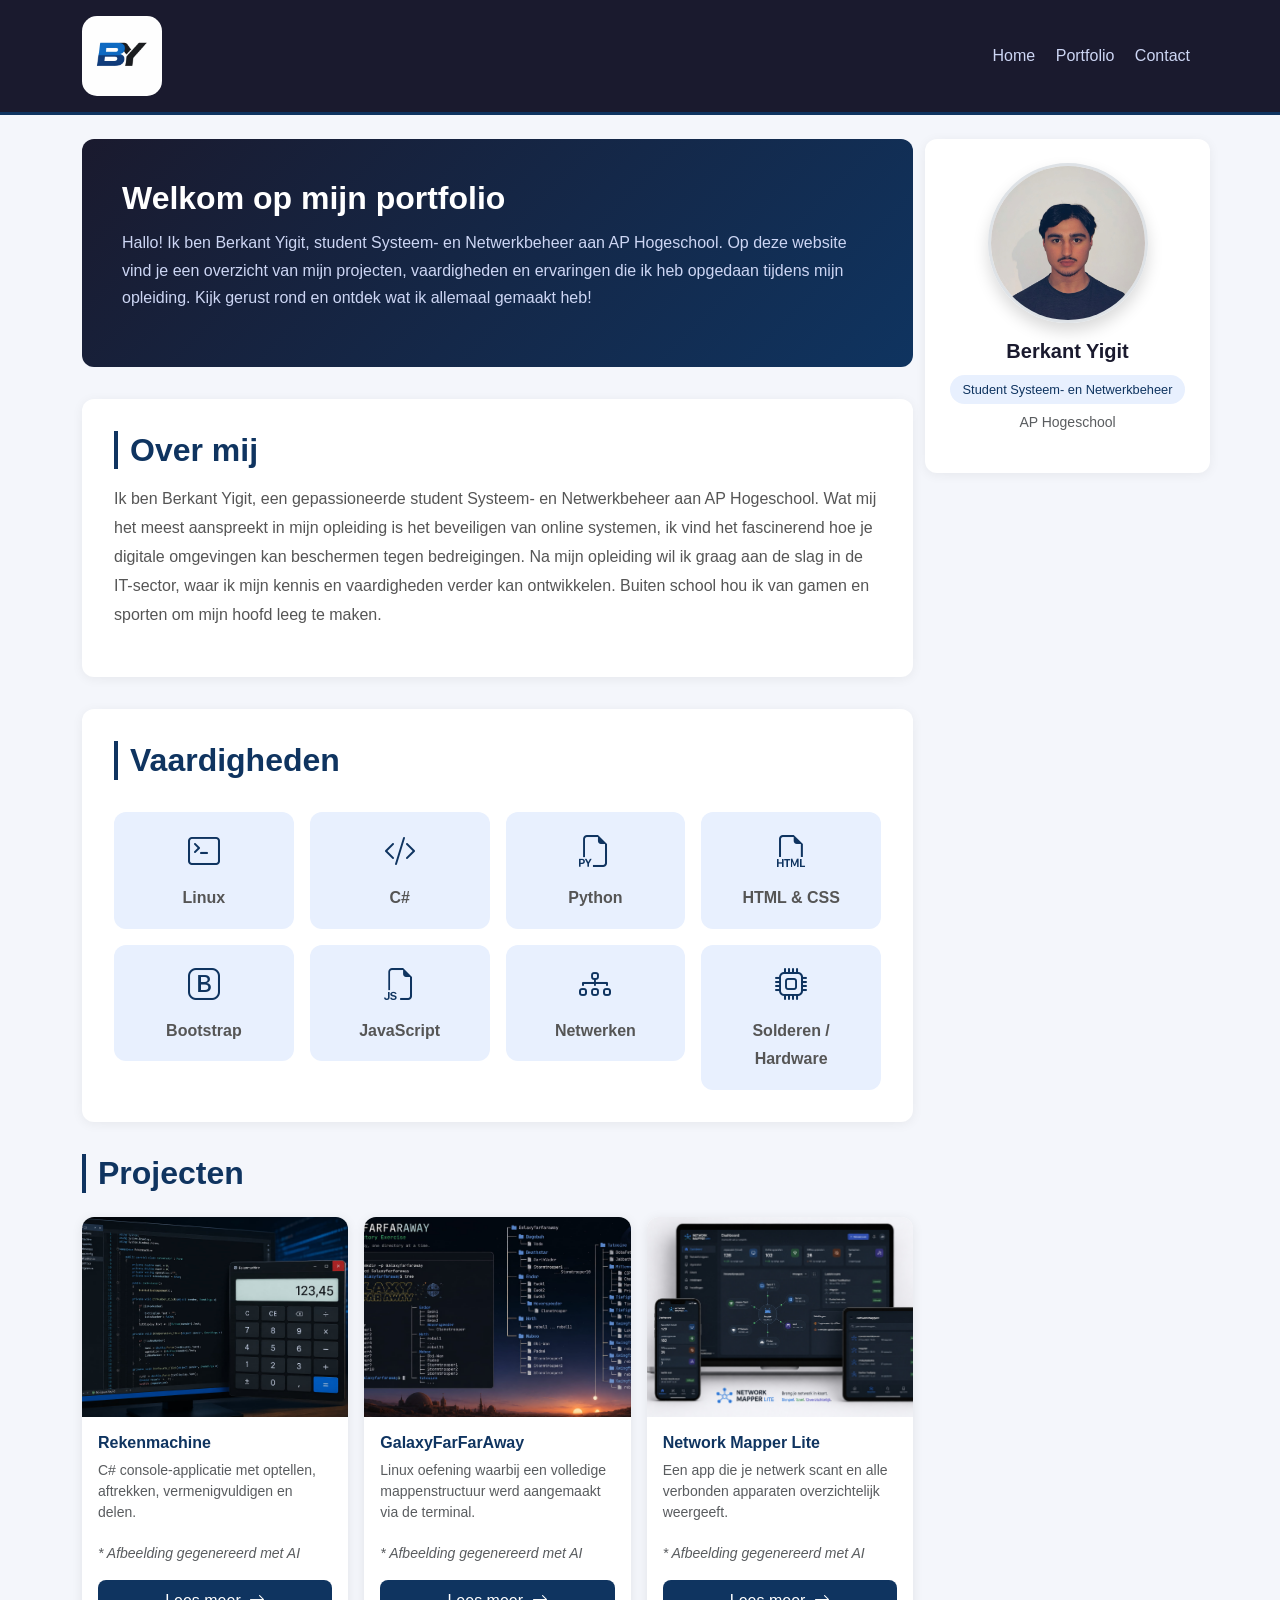
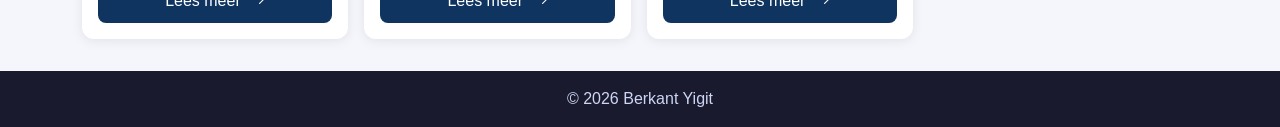
<file: index.html>
<!DOCTYPE html>
<html lang="nl">
<head>
  <meta charset="UTF-8">
  <meta name="viewport" content="width=device-width, initial-scale=1.0">
  <title>Home</title>
  <link rel="icon" href="./assets/images/logo.png" type="image/png">
  <!-- Resetten van browsers -->
  <link rel="stylesheet" href="./css/reset.css">
  <!-- Bootstrap CSS -->
  <link href="https://cdn.jsdelivr.net/npm/bootstrap@5.3.3/dist/css/bootstrap.min.css" rel="stylesheet"
    integrity="sha384-QWTKZyjpPEjISv5WaRU9OFeRpok6YctnYmDr5pNlyT2bRjXh0JMhjY6hW+ALEwIH" crossorigin="anonymous">
  <!-- Bootstrap CSS icons -->
   <link rel="stylesheet" href="https://cdn.jsdelivr.net/npm/bootstrap-icons@1.11.3/font/bootstrap-icons.min.css">
  <!-- JavaScript: Bootstrap Bundle with Popper -->
   <script src="https://cdn.jsdelivr.net/npm/bootstrap@5.3.3/dist/js/bootstrap.bundle.min.js"
    integrity="sha384-YvpcrYf0tY3lHB60NNkmXc5s9fDVZLESaAA55NDzOxhy9GkcIdslK1eN7N6jIeHz" crossorigin="anonymous" defer>
  </script>
  <!-- eigen geschreven css -->
  <link rel="stylesheet" href="./css/style.css">
</head>

<body>

<!-- HEADER -->
<header class="p-3">
    <div class="container d-flex justify-content-between align-items-center">
        <a href="index.html">
            <img src="./assets/images/logo.png" class="logo" alt="Logo van mijn portfolio, AI gegenereerde afbeelding">
        </a>
        <nav>
            <a href="index.html" class="mx-2">Home</a>
            <a href="portfolio.html" class="mx-2">Portfolio</a>
            <a href="contact.html" class="mx-2">Contact</a>
        </nav>
    </div>
</header>

<div class="container my-4">
    <div class="row g-4">

        <!-- MAIN -->
        <main class="col-md-9">

            <!-- WELKOM -->
            <section class="hero">
                <h1>Welkom op mijn portfolio</h1>
                <p>Hallo! Ik ben Berkant Yigit, student Systeem- en Netwerkbeheer aan AP Hogeschool. 
                Op deze website vind je een overzicht van mijn projecten, vaardigheden en ervaringen die ik heb opgedaan tijdens mijn opleiding. 
                Kijk gerust rond en ontdek wat ik allemaal gemaakt heb!</p>
            </section>

            <!-- OVER MIJ -->
            <section class="over-mij">
                <h2>Over mij</h2>
                <p>Ik ben Berkant Yigit, een gepassioneerde student Systeem- en Netwerkbeheer aan AP Hogeschool. 
                Wat mij het meest aanspreekt in mijn opleiding is het beveiligen van online systemen, ik vind het fascinerend hoe je digitale omgevingen kan beschermen tegen bedreigingen. Na mijn opleiding wil ik graag aan de slag in de IT-sector, waar ik mijn kennis en vaardigheden verder kan ontwikkelen. 
                Buiten school hou ik van gamen en sporten om mijn hoofd leeg te maken.</p>
            </section>

            <!-- VAARDIGHEDEN -->
            <section class="over-mij">
                <h2>Vaardigheden</h2>
                <div class="row g-3 mt-1">

                    <div class="col-6 col-md-3">
                        <div class="vaardigheid-card text-center p-3">
                            <i class="bi bi-terminal fs-2 mb-2"></i>
                            <p class="fw-bold mb-0">Linux</p>
                        </div>
                    </div>

                    <div class="col-6 col-md-3">
                        <div class="vaardigheid-card text-center p-3">
                            <i class="bi bi-code-slash fs-2 mb-2"></i>
                            <p class="fw-bold mb-0">C#</p>
                        </div>
                    </div>

                    <div class="col-6 col-md-3">
                        <div class="vaardigheid-card text-center p-3">
                            <i class="bi bi-filetype-py fs-2 mb-2"></i>
                            <p class="fw-bold mb-0">Python</p>
                        </div>
                    </div>

                    <div class="col-6 col-md-3">
                        <div class="vaardigheid-card text-center p-3">
                            <i class="bi bi-filetype-html fs-2 mb-2"></i>
                            <p class="fw-bold mb-0">HTML & CSS</p>
                        </div>
                    </div>

                    <div class="col-6 col-md-3">
                        <div class="vaardigheid-card text-center p-3">
                            <i class="bi bi-bootstrap fs-2 mb-2"></i>
                            <p class="fw-bold mb-0">Bootstrap</p>
                        </div>
                    </div>

                    <div class="col-6 col-md-3">
                        <div class="vaardigheid-card text-center p-3">
                            <i class="bi bi-filetype-js fs-2 mb-2"></i>
                            <p class="fw-bold mb-0">JavaScript</p>
                        </div>
                    </div>

                    <div class="col-6 col-md-3">
                        <div class="vaardigheid-card text-center p-3">
                            <i class="bi bi-diagram-3 fs-2 mb-2"></i>
                            <p class="fw-bold mb-0">Netwerken</p>
                        </div>
                    </div>

                    <div class="col-6 col-md-3">
                        <div class="vaardigheid-card text-center p-3">
                            <i class="bi bi-cpu fs-2 mb-2"></i>
                            <p class="fw-bold mb-0">Solderen / Hardware</p>
                        </div>
                    </div>

                </div>
            </section>

            <!-- PROJECTEN -->
            <section class="projecten">
                <h2>Projecten</h2>
                <div class="row g-3">
                    
                    <!-- PROJECT 1: Rekenmachine -->
                    <div class="col-md-4">
                        <div class="card h-100">
                            <img src="./assets/images/rekenmachine-ai.jpg" class="card-img-top" alt="Rekenmachine in Visual Studio, AI gegenereerde afbeelding">
                            <div class="card-body d-flex flex-column">
                                <h3>Rekenmachine</h3>
                                <p class="text-muted small">C# console-applicatie met optellen, aftrekken, vermenigvuldigen en delen.</p>
                                <p class="text-muted small mt-1"><em>* Afbeelding gegenereerd met AI</em></p>
                                <a href="project-1.html" class="btn btn-verstuur mt-auto">Lees meer <i class="bi bi-arrow-right ms-1"></i></a>
                            </div>
                        </div>
                    </div>

                    <!-- PROJECT 2: GalaxyFarFarAway -->
                    <div class="col-md-4">
                        <div class="card h-100">
                            <img src="./assets/images/galaxy-ai.jpg" class="card-img-top" alt="Linux mappenstructuur GalaxyFarFarAway, AI gegenereerde afbeelding">
                            <div class="card-body d-flex flex-column">
                                <h3>GalaxyFarFarAway</h3>
                                <p class="text-muted small">Linux oefening waarbij een volledige mappenstructuur werd aangemaakt via de terminal.</p>
                                <p class="text-muted small mt-1"><em>* Afbeelding gegenereerd met AI</em></p>
                                <a href="project-2.html" class="btn btn-verstuur mt-auto">Lees meer <i class="bi bi-arrow-right ms-1"></i></a>
                            </div>
                        </div>
                    </div>

                    <!-- PROJECT 3: Network Mapper Lite -->
                    <div class="col-md-4">
                        <div class="card h-100">
                            <img src="./assets/images/networkmapperlite.jpg" class="card-img-top" alt="Network Mapper Lite app, AI gegenereerde afbeelding">
                            <div class="card-body d-flex flex-column">
                                <h3>Network Mapper Lite</h3>
                                <p class="text-muted small">Een app die je netwerk scant en alle verbonden apparaten overzichtelijk weergeeft.</p>
                                <p class="text-muted small mt-1"><em>* Afbeelding gegenereerd met AI</em></p>
                                <a href="project-3.html" class="btn btn-verstuur mt-auto">Lees meer <i class="bi bi-arrow-right ms-1"></i></a>
                            </div>
                        </div>
                    </div>
                </div>
            </section>

        </main>

        <!-- ASIDE -->
        <aside class="col-md-3">
            <div class="d-flex flex-column align-items-center text-center w-100">
                <img 
                    src="./assets/images/foto.jpg" 
                    class="rounded-circle border border-3 shadow mb-3"
                    style="width: 160px; height: 160px; object-fit: cover;"
                    alt="Foto van Berkant Yigit"
                >
                <h2 class="fs-5 fw-bold mb-1">Berkant Yigit</h2>
                <span class="opleiding">Student Systeem- en Netwerkbeheer</span>
                <p class="text-muted small mt-2">AP Hogeschool</p>
            </div>
        </aside>

    </div>
</div>

<!-- FOOTER -->
<footer class="text-center p-3">
    <p class="mb-0">&copy; 2026 Berkant Yigit</p>
</footer>

</body>
</html>
</file>
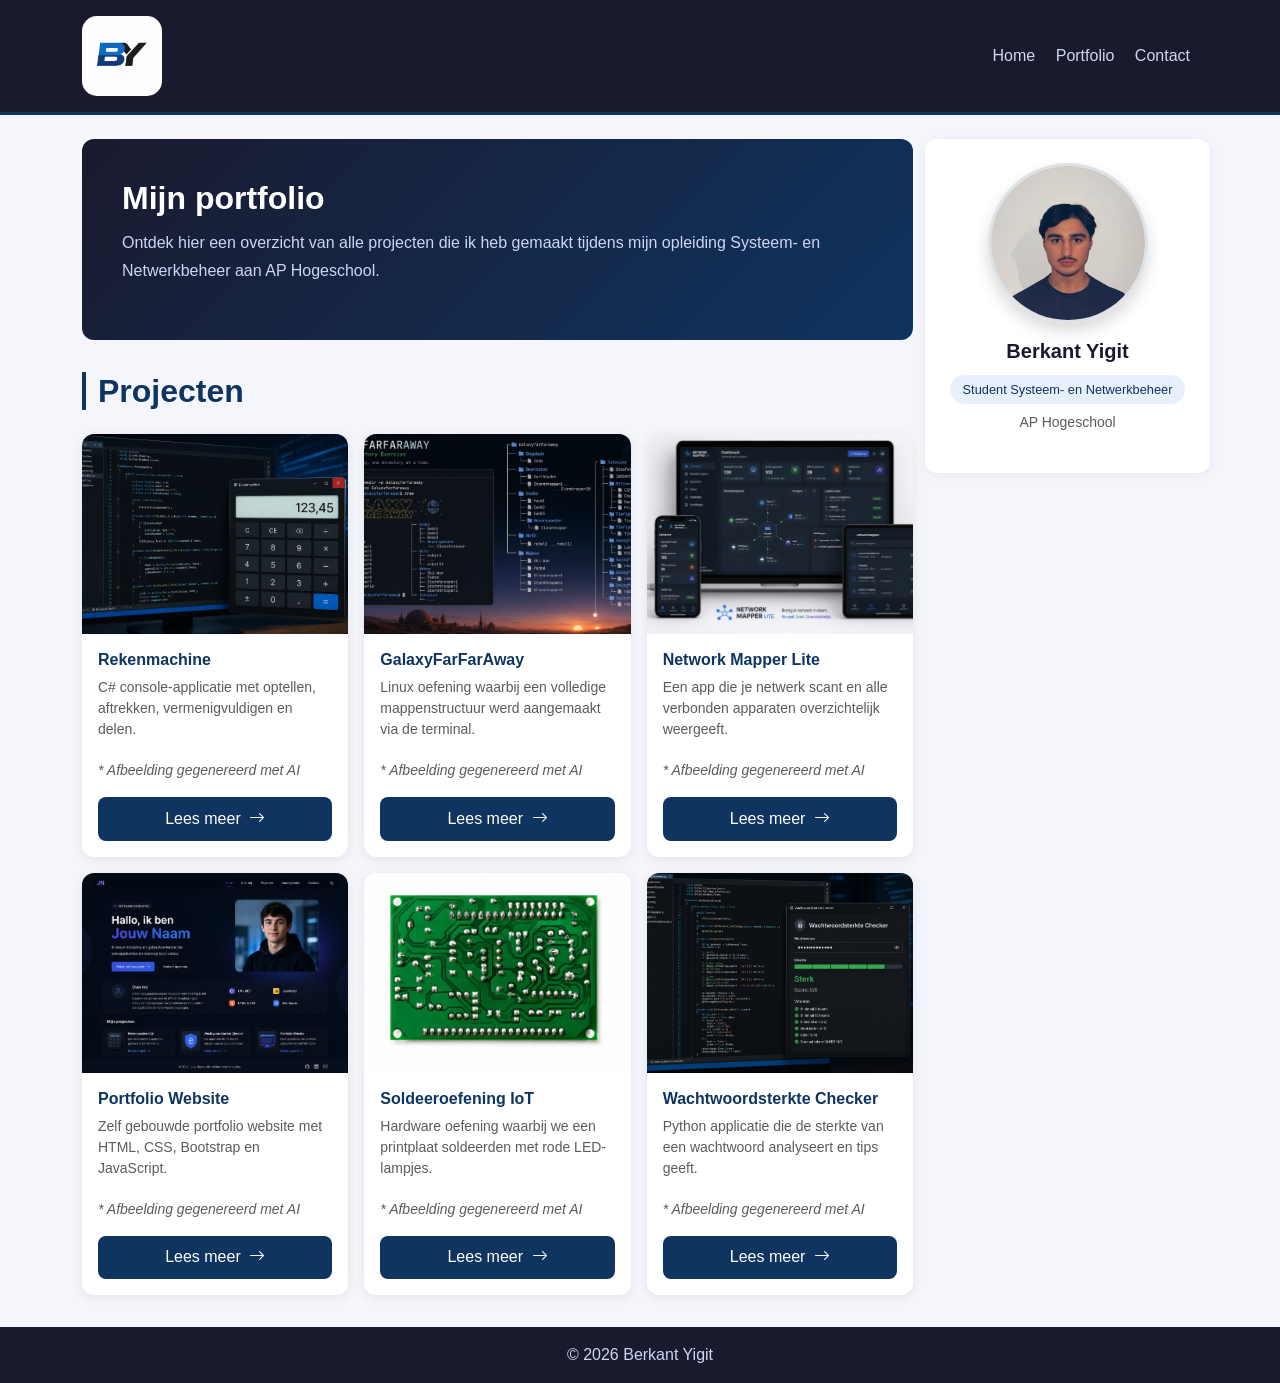
<file: portfolio.html>
<!DOCTYPE html>
<html lang="nl">
<head>
  <meta charset="UTF-8">
  <meta name="viewport" content="width=device-width, initial-scale=1.0">
  <title>Portfolio</title>
  <link rel="icon" href="./assets/images/logo.png" type="image/png">
  <!-- resetten van browsers -->
  <link rel="stylesheet" href="./css/reset.css">
  <!-- Bootstrap CSS -->
  <link href="https://cdn.jsdelivr.net/npm/bootstrap@5.3.3/dist/css/bootstrap.min.css" rel="stylesheet"
    integrity="sha384-QWTKZyjpPEjISv5WaRU9OFeRpok6YctnYmDr5pNlyT2bRjXh0JMhjY6hW+ALEwIH" crossorigin="anonymous">
  <!-- Bootstrap CSS icons -->
  <link rel="stylesheet" href="https://cdn.jsdelivr.net/npm/bootstrap-icons@1.11.3/font/bootstrap-icons.min.css">
  <!-- JavaScript: Bootstrap Bundle with Popper -->
  <script src="https://cdn.jsdelivr.net/npm/bootstrap@5.3.3/dist/js/bootstrap.bundle.min.js"
    integrity="sha384-YvpcrYf0tY3lHB60NNkmXc5s9fDVZLESaAA55NDzOxhy9GkcIdslK1eN7N6jIeHz" crossorigin="anonymous" defer>
  </script>
  <!-- eigen geschreven css -->
  <link rel="stylesheet" href="./css/style.css">
</head>

<body>

<!-- HEADER -->
<header class="p-3">
    <div class="container d-flex justify-content-between align-items-center">
        <a href="index.html">
            <img src="./assets/images/logo.png" class="logo" alt="Logo van mijn portfolio, AI gegenereerde afbeelding">
        </a>
        <nav>
            <a href="index.html" class="mx-2">Home</a>
            <a href="portfolio.html" class="mx-2">Portfolio</a>
            <a href="contact.html" class="mx-2">Contact</a>
        </nav>
    </div>
</header>

<div class="container my-4">
    <div class="row g-4">

        <!-- MAIN -->
        <main class="col-md-9">

            <section class="hero">
                <h1>Mijn portfolio</h1>
                <p>Ontdek hier een overzicht van alle projecten die ik heb gemaakt tijdens mijn opleiding Systeem- en Netwerkbeheer aan AP Hogeschool.</p>
            </section>

            <!-- PROJECTEN -->
            <section class="projecten">
                <h2>Projecten</h2>
                <div class="row g-3">

                    <!-- PROJECT 1: Rekenmachine -->
                    <div class="col-md-4">
                        <div class="card h-100">
                            <img src="./assets/images/rekenmachine-ai.jpg" class="card-img-top" alt="Rekenmachine in Visual Studio, AI gegenereerde afbeelding">
                            <div class="card-body d-flex flex-column">
                                <h3>Rekenmachine</h3>
                                <p class="text-muted small">C# console-applicatie met optellen, aftrekken, vermenigvuldigen en delen.</p>
                                <p class="text-muted small mt-1"><em>* Afbeelding gegenereerd met AI</em></p>
                                <a href="project-1.html" class="btn btn-verstuur mt-auto">Lees meer <i class="bi bi-arrow-right ms-1"></i></a>
                            </div>
                        </div>
                    </div>

                    <!-- PROJECT 2: GalaxyFarFarAway -->
                    <div class="col-md-4">
                        <div class="card h-100">
                            <img src="./assets/images/galaxy-ai.jpg" class="card-img-top" alt="Linux mappenstructuur GalaxyFarFarAway, AI gegenereerde afbeelding">
                            <div class="card-body d-flex flex-column">
                                <h3>GalaxyFarFarAway</h3>
                                <p class="text-muted small">Linux oefening waarbij een volledige mappenstructuur werd aangemaakt via de terminal.</p>
                                <p class="text-muted small mt-1"><em>* Afbeelding gegenereerd met AI</em></p>
                                <a href="project-2.html" class="btn btn-verstuur mt-auto">Lees meer <i class="bi bi-arrow-right ms-1"></i></a>
                            </div>
                        </div>
                    </div>

                    <!-- PROJECT 3: Network Mapper Lite -->
                    <div class="col-md-4">
                        <div class="card h-100">
                            <img src="./assets/images/networkmapperlite.jpg" class="card-img-top" alt="Network Mapper Lite app, AI gegenereerde afbeelding">
                            <div class="card-body d-flex flex-column">
                                <h3>Network Mapper Lite</h3>
                                <p class="text-muted small">Een app die je netwerk scant en alle verbonden apparaten overzichtelijk weergeeft.</p>
                                <p class="text-muted small mt-1"><em>* Afbeelding gegenereerd met AI</em></p>
                                <a href="project-3.html" class="btn btn-verstuur mt-auto">Lees meer <i class="bi bi-arrow-right ms-1"></i></a>
                            </div>
                        </div>
                    </div>

                    <!-- PROJECT 4: Portfolio Website -->
                    <div class="col-md-4">
                        <div class="card h-100">
                            <img src="./assets/images/website-ai.jpg" class="card-img-top" alt="Screenshot van mijn portfolio website, AI gegenereerde afbeelding">
                            <div class="card-body d-flex flex-column">
                                <h3>Portfolio Website</h3>
                                <p class="text-muted small">Zelf gebouwde portfolio website met HTML, CSS, Bootstrap en JavaScript.</p>
                                <p class="text-muted small mt-1"><em>* Afbeelding gegenereerd met AI</em></p>
                                <a href="project-4.html" class="btn btn-verstuur mt-auto">Lees meer <i class="bi bi-arrow-right ms-1"></i></a>
                            </div>
                        </div>
                    </div>

                    <!-- PROJECT 5: Solderen -->
                    <div class="col-md-4">
                        <div class="card h-100">
                            <img src="./assets/images/solderen-ai.jpg" class="card-img-top" alt="Soldeeroefening IoT met rode LED-lampjes, AI gegenereerde afbeelding">
                            <div class="card-body d-flex flex-column">
                                <h3>Soldeeroefening IoT</h3>
                                <p class="text-muted small">Hardware oefening waarbij we een printplaat soldeerden met rode LED-lampjes.</p>
                                <p class="text-muted small mt-1"><em>* Afbeelding gegenereerd met AI</em></p>
                                <a href="project-5.html" class="btn btn-verstuur mt-auto">Lees meer <i class="bi bi-arrow-right ms-1"></i></a>
                            </div>
                        </div>
                    </div>

                    <!-- PROJECT 6: Wachtwoordsterkte Checker -->
                    <div class="col-md-4">
                        <div class="card h-100">
                            <img src="./assets/images/wachtwoordsterktechecker-ai.jpg" class="card-img-top" alt="Wachtwoordsterkte checker in Python, AI gegenereerde afbeelding">
                            <div class="card-body d-flex flex-column">
                                <h3>Wachtwoordsterkte Checker</h3>
                                <p class="text-muted small">Python applicatie die de sterkte van een wachtwoord analyseert en tips geeft.</p>
                                <p class="text-muted small mt-1"><em>* Afbeelding gegenereerd met AI</em></p>
                                <a href="project-6.html" class="btn btn-verstuur mt-auto">Lees meer <i class="bi bi-arrow-right ms-1"></i></a>
                            </div>
                        </div>
                    </div>

                </div>
            </section>

        </main>

        <!-- ASIDE -->
        <aside class="col-md-3">
            <div class="d-flex flex-column align-items-center text-center w-100">
                <img 
                    src="./assets/images/foto.jpg" 
                    class="rounded-circle border border-3 shadow mb-3"
                    style="width: 160px; height: 160px; object-fit: cover;"
                    alt="Foto van Berkant Yigit"
                >
                <h2 class="fs-5 fw-bold mb-1">Berkant Yigit</h2>
                <span class="opleiding">Student Systeem- en Netwerkbeheer</span>
                <p class="text-muted small mt-2">AP Hogeschool</p>
            </div>
        </aside>

    </div>
</div>

<!-- FOOTER -->
<footer class="text-center p-3">
    <p class="mb-0">&copy; 2026 Berkant Yigit</p>
</footer>

</body>
</html>
</file>
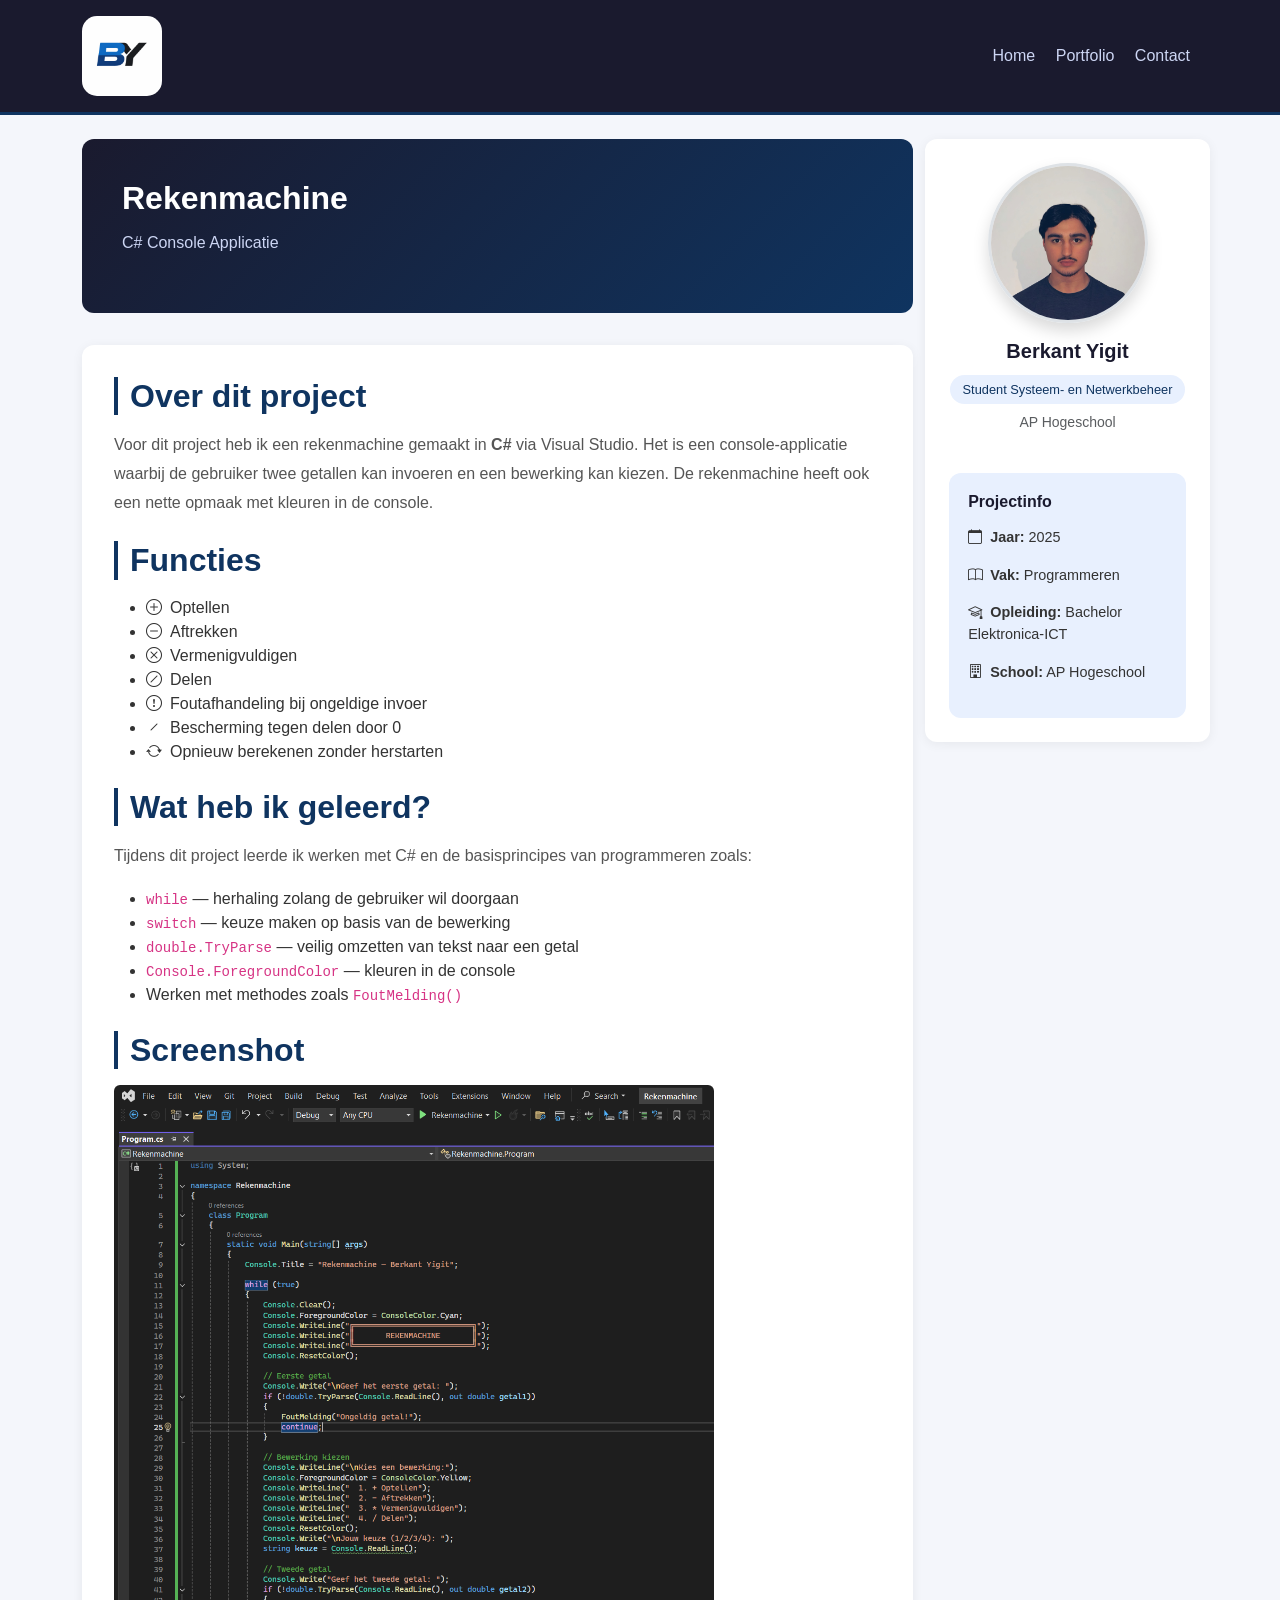
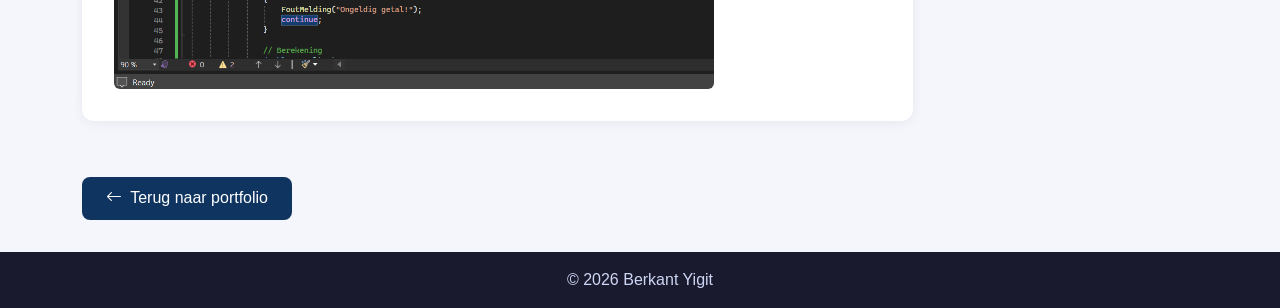
<file: project-1.html>
<!DOCTYPE html>
<html lang="nl">
<head>
  <meta charset="UTF-8">
  <meta name="viewport" content="width=device-width, initial-scale=1.0">
  <title>Rekenmachine — Project</title>
  <link rel="icon" href="./assets/images/logo.png" type="image/png">
  <!-- resetten van browsers -->
  <link rel="stylesheet" href="./css/reset.css">
  <!-- Bootstrap CSS -->
  <link href="https://cdn.jsdelivr.net/npm/bootstrap@5.3.3/dist/css/bootstrap.min.css" rel="stylesheet"
    integrity="sha384-QWTKZyjpPEjISv5WaRU9OFeRpok6YctnYmDr5pNlyT2bRjXh0JMhjY6hW+ALEwIH" crossorigin="anonymous">
  <!-- Bootstrap CSS icons -->
  <link rel="stylesheet" href="https://cdn.jsdelivr.net/npm/bootstrap-icons@1.11.3/font/bootstrap-icons.min.css">
  <!-- JavaScript: Bootstrap Bundle with Popper -->
  <script src="https://cdn.jsdelivr.net/npm/bootstrap@5.3.3/dist/js/bootstrap.bundle.min.js"
    integrity="sha384-YvpcrYf0tY3lHB60NNkmXc5s9fDVZLESaAA55NDzOxhy9GkcIdslK1eN7N6jIeHz" crossorigin="anonymous" defer>
  </script>
  <!-- eigen geschreven css -->
  <link rel="stylesheet" href="./css/style.css">
</head>

<body>

<!-- HEADER -->
<header class="p-3">
    <div class="container d-flex justify-content-between align-items-center">
        <a href="index.html">
            <img src="./assets/images/logo.png" class="logo" alt="Logo van mijn portfolio, AI gegenereerde afbeelding">
        </a>
        <nav>
            <a href="index.html" class="mx-2">Home</a>
            <a href="portfolio.html" class="mx-2">Portfolio</a>
            <a href="contact.html" class="mx-2">Contact</a>
        </nav>
    </div>
</header>

<div class="container my-4">
    <div class="row g-4">

        <!-- MAIN -->
        <main class="col-md-9">

            <!-- HERO -->
            <section class="hero">
                <h1>Rekenmachine</h1>
                <p>C# Console Applicatie</p>
            </section>

            <!-- PROJECT DETAIL -->
            <article class="over-mij">

                <h2>Over dit project</h2>
                <p>Voor dit project heb ik een rekenmachine gemaakt in <strong>C#</strong> via Visual Studio. Het is een console-applicatie waarbij de gebruiker twee getallen kan invoeren en een bewerking kan kiezen. De rekenmachine heeft ook een nette opmaak met kleuren in de console.</p>

                <h2 class="mt-4">Functies</h2>
                <ul class="mt-2">
                    <li><i class="bi bi-plus-circle me-2"></i>Optellen</li>
                    <li><i class="bi bi-dash-circle me-2"></i>Aftrekken</li>
                    <li><i class="bi bi-x-circle me-2"></i>Vermenigvuldigen</li>
                    <li><i class="bi bi-slash-circle me-2"></i>Delen</li>
                    <li><i class="bi bi-exclamation-circle me-2"></i>Foutafhandeling bij ongeldige invoer</li>
                    <li><i class="bi bi-slash me-2"></i>Bescherming tegen delen door 0</li>
                    <li><i class="bi bi-arrow-repeat me-2"></i>Opnieuw berekenen zonder herstarten</li>
                </ul>

                <h2 class="mt-4">Wat heb ik geleerd?</h2>
                <p>Tijdens dit project leerde ik werken met C# en de basisprincipes van programmeren zoals:</p>
                <ul class="mt-2">
                    <li><code>while</code> — herhaling zolang de gebruiker wil doorgaan</li>
                    <li><code>switch</code> — keuze maken op basis van de bewerking</li>
                    <li><code>double.TryParse</code> — veilig omzetten van tekst naar een getal</li>
                    <li><code>Console.ForegroundColor</code> — kleuren in de console</li>
                    <li>Werken met methodes zoals <code>FoutMelding()</code></li>
                </ul>

                <h2 class="mt-4">Screenshot</h2>
                <img src="./assets/images/rekenmachine.png" class="img-fluid rounded mt-3" style="max-width: 600px; width: 100%;" alt="Screenshot van de rekenmachine in Visual Studio">

            </article>

            <!-- TERUG KNOP -->
            <a href="portfolio.html" class="btn btn-verstuur mt-4">
                <i class="bi bi-arrow-left me-1"></i> Terug naar portfolio
            </a>

        </main>

        <!-- ASIDE -->
        <aside class="col-md-3">
            <div class="d-flex flex-column align-items-center text-center w-100">
                <img 
                    src="./assets/images/foto.jpg" 
                    class="rounded-circle border border-3 shadow mb-3"
                    style="width: 160px; height: 160px; object-fit: cover;"
                    alt="Foto van Berkant Yigit"
                >
                <h2 class="fs-5 fw-bold mb-1">Berkant Yigit</h2>
                <span class="opleiding">Student Systeem- en Netwerkbeheer</span>
                <p class="text-muted small mt-2">AP Hogeschool</p>
            </div>

            <!-- PROJECT INFO -->
            <div class="contact-info mt-4">
                <h2 class="fs-6 fw-bold mb-3">Projectinfo</h2>
                <p><i class="bi bi-calendar me-2"></i><strong>Jaar:</strong> 2025</p>
                <p class="mt-2"><i class="bi bi-book me-2"></i><strong>Vak:</strong> Programmeren</p>
                <p class="mt-2"><i class="bi bi-mortarboard me-2"></i><strong>Opleiding:</strong> Bachelor Elektronica-ICT</p>
                <p class="mt-2"><i class="bi bi-building me-2"></i><strong>School:</strong> AP Hogeschool</p>
            </div>
        </aside>

    </div>
</div>

<!-- FOOTER -->
<footer class="text-center p-3">
    <p class="mb-0">&copy; 2026 Berkant Yigit</p>
</footer>

</body>
</html>
</file>
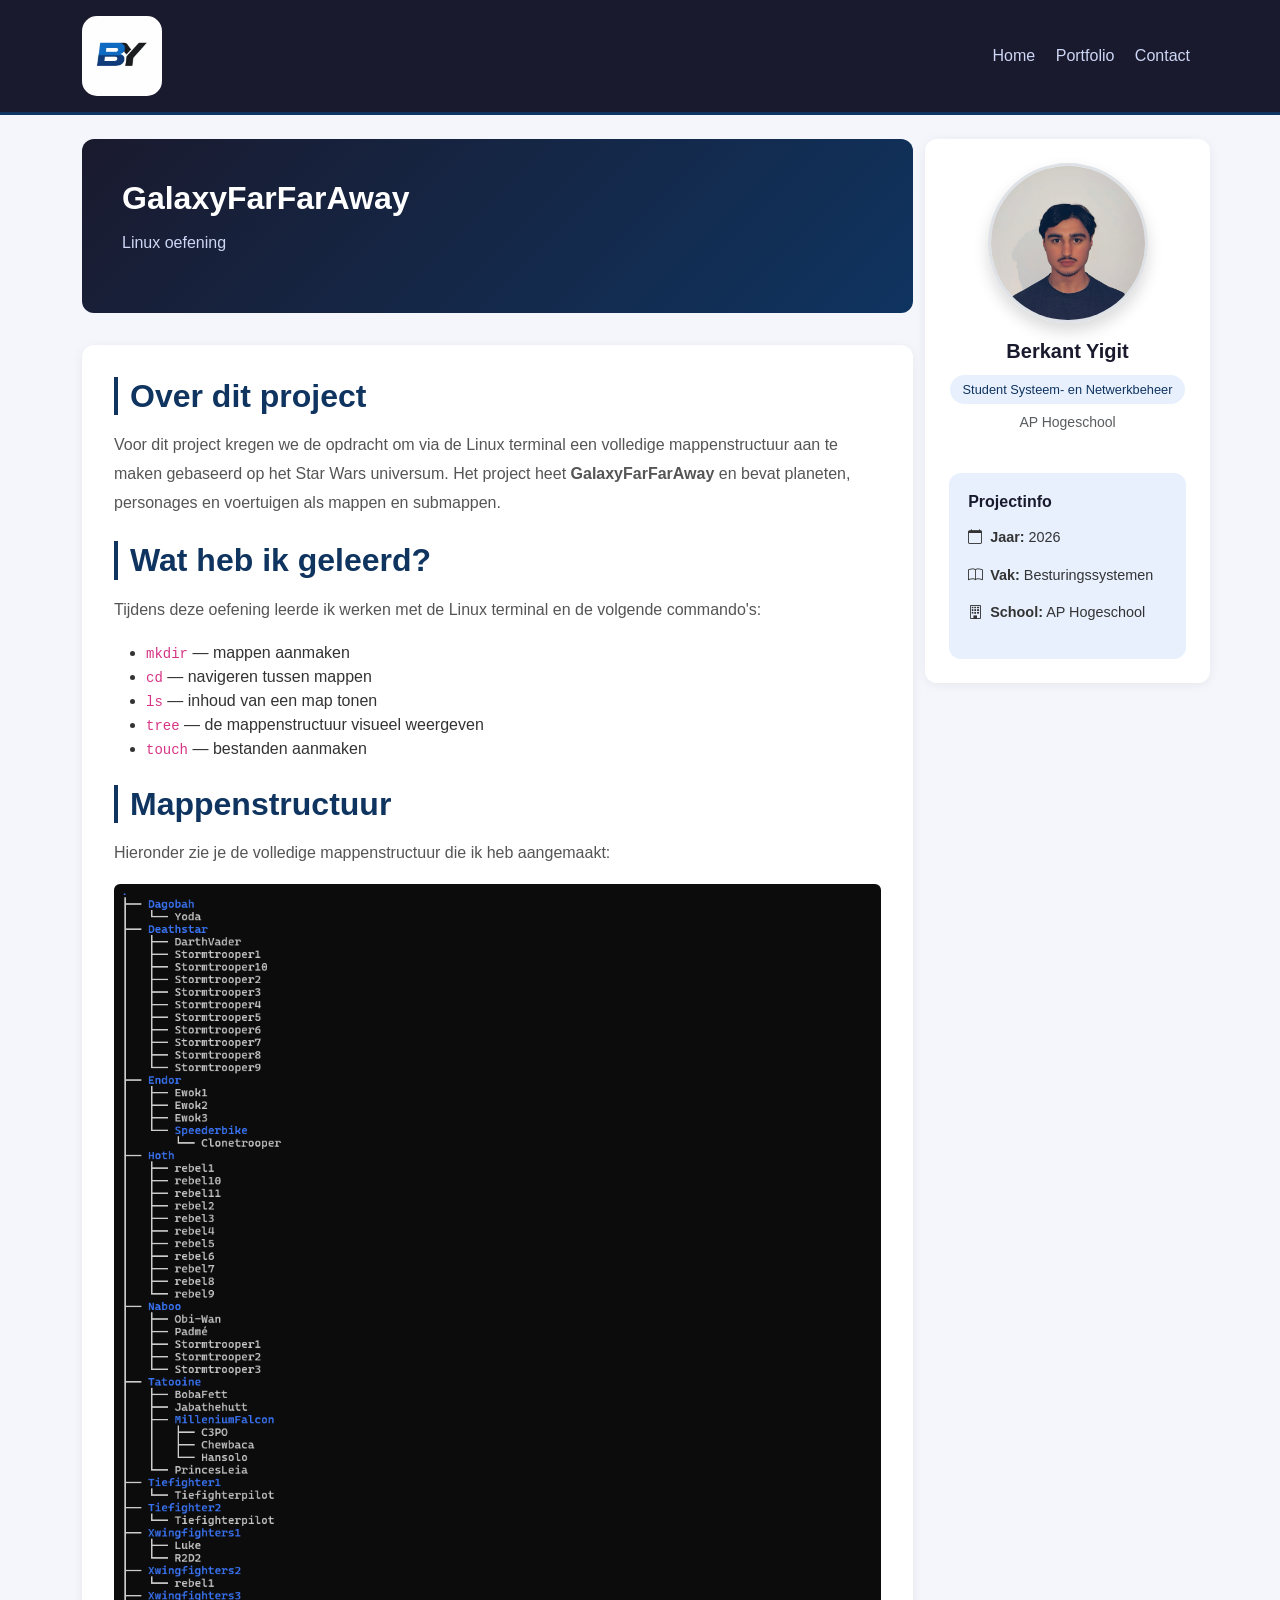
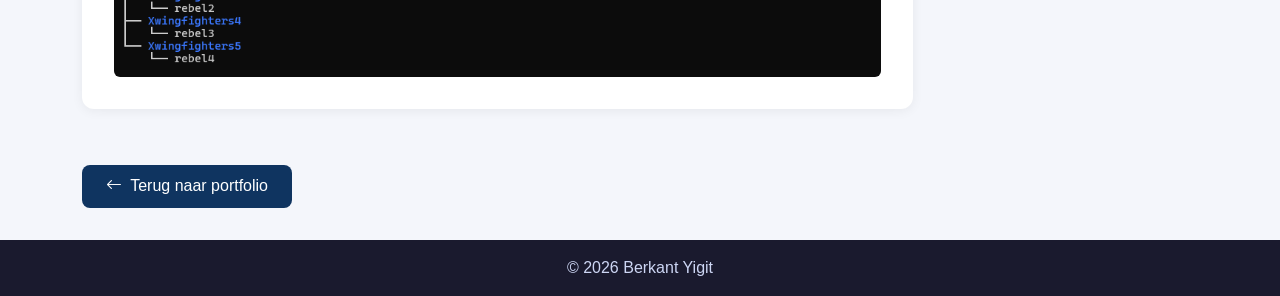
<file: project-2.html>
<!DOCTYPE html>
<html lang="nl">
<head>
  <meta charset="UTF-8">
  <meta name="viewport" content="width=device-width, initial-scale=1.0">
  <title>GalaxyFarFarAway — Project</title>
  <link rel="icon" href="./assets/images/logo.png" type="image/png">
  <!-- resetten van browsers -->
  <link rel="stylesheet" href="./css/reset.css">
  <!-- Bootstrap CSS -->
  <link href="https://cdn.jsdelivr.net/npm/bootstrap@5.3.3/dist/css/bootstrap.min.css" rel="stylesheet"
    integrity="sha384-QWTKZyjpPEjISv5WaRU9OFeRpok6YctnYmDr5pNlyT2bRjXh0JMhjY6hW+ALEwIH" crossorigin="anonymous">
  <!-- Bootstrap CSS icons -->
  <link rel="stylesheet" href="https://cdn.jsdelivr.net/npm/bootstrap-icons@1.11.3/font/bootstrap-icons.min.css">
  <!-- JavaScript: Bootstrap Bundle with Popper -->
  <script src="https://cdn.jsdelivr.net/npm/bootstrap@5.3.3/dist/js/bootstrap.bundle.min.js"
    integrity="sha384-YvpcrYf0tY3lHB60NNkmXc5s9fDVZLESaAA55NDzOxhy9GkcIdslK1eN7N6jIeHz" crossorigin="anonymous" defer>
  </script>
  <!-- eigen geschreven css -->
  <link rel="stylesheet" href="./css/style.css">
</head>

<body>

<!-- HEADER -->
<header class="p-3">
    <div class="container d-flex justify-content-between align-items-center">
        <a href="index.html">
            <img src="./assets/images/logo.png" class="logo" alt="Logo van mijn portfolio, AI gegenereerde afbeelding">
        </a>
        <nav>
            <a href="index.html" class="mx-2">Home</a>
            <a href="portfolio.html" class="mx-2">Portfolio</a>
            <a href="contact.html" class="mx-2">Contact</a>
        </nav>
    </div>
</header>

<div class="container my-4">
    <div class="row g-4">

        <!-- MAIN -->
        <main class="col-md-9">

            <!-- HERO -->
            <section class="hero">
                <h1>GalaxyFarFarAway</h1>
                <p>Linux oefening</p>
            </section>

            <!-- PROJECT DETAIL -->
            <article class="over-mij">

                <h2>Over dit project</h2>
                <p>Voor dit project kregen we de opdracht om via de Linux terminal een volledige mappenstructuur aan te maken gebaseerd op het Star Wars universum. Het project heet <strong>GalaxyFarFarAway</strong> en bevat planeten, personages en voertuigen als mappen en submappen.</p>

                <h2 class="mt-4">Wat heb ik geleerd?</h2>
                <p>Tijdens deze oefening leerde ik werken met de Linux terminal en de volgende commando's:</p>
                <ul class="mt-2">
                    <li><code>mkdir</code> — mappen aanmaken</li>
                    <li><code>cd</code> — navigeren tussen mappen</li>
                    <li><code>ls</code> — inhoud van een map tonen</li>
                    <li><code>tree</code> — de mappenstructuur visueel weergeven</li>
                    <li><code>touch</code> — bestanden aanmaken</li>
                </ul>

                <h2 class="mt-4">Mappenstructuur</h2>
                <p>Hieronder zie je de volledige mappenstructuur die ik heb aangemaakt:</p>
                <img src="./assets/images/galaxy.png" class="img-fluid rounded mt-3" alt="Linux mappenstructuur GalaxyFarFarAway">

            </article>

            <!-- TERUG KNOP -->
            <a href="portfolio.html" class="btn btn-verstuur mt-4">
                <i class="bi bi-arrow-left me-1"></i> Terug naar portfolio
            </a>

        </main>

        <!-- ASIDE -->
        <aside class="col-md-3">
            <div class="d-flex flex-column align-items-center text-center w-100">
                <img 
                    src="./assets/images/foto.jpg" 
                    class="rounded-circle border border-3 shadow mb-3"
                    style="width: 160px; height: 160px; object-fit: cover;"
                    alt="Foto van Berkant Yigit"
                >
                <h2 class="fs-5 fw-bold mb-1">Berkant Yigit</h2>
                <span class="opleiding">Student Systeem- en Netwerkbeheer</span>
                <p class="text-muted small mt-2">AP Hogeschool</p>
            </div>

            <!-- PROJECT INFO -->
            <div class="contact-info mt-4">
                <h2 class="fs-6 fw-bold mb-3">Projectinfo</h2>
                <p><i class="bi bi-calendar me-2"></i><strong>Jaar:</strong> 2026</p>
                <p class="mt-2"><i class="bi bi-book me-2"></i><strong>Vak:</strong> Besturingssystemen</p>
                <p class="mt-2"><i class="bi bi-building me-2"></i><strong>School:</strong> AP Hogeschool</p>
            </div>
        </aside>

    </div>
</div>

<!-- FOOTER -->
<footer class="text-center p-3">
    <p class="mb-0">&copy; 2026 Berkant Yigit</p>
</footer>

</body>
</html>
</file>
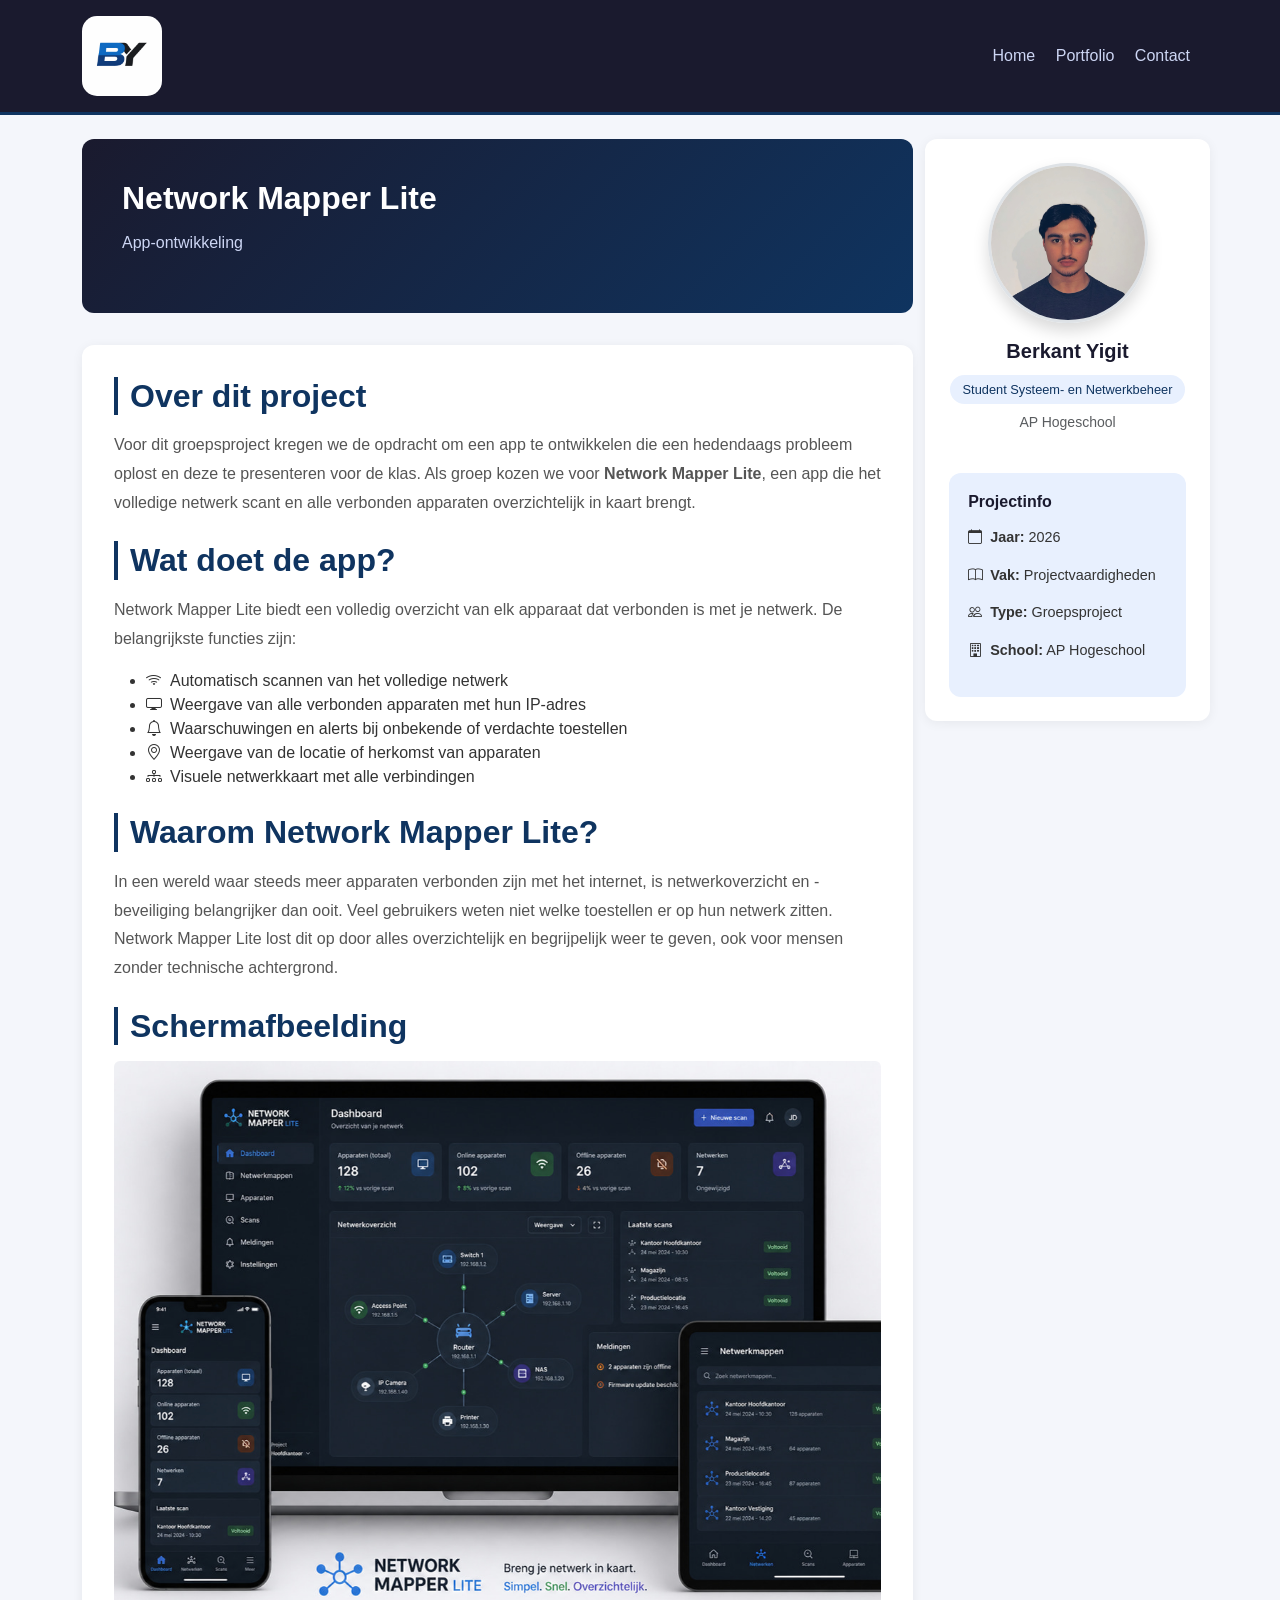
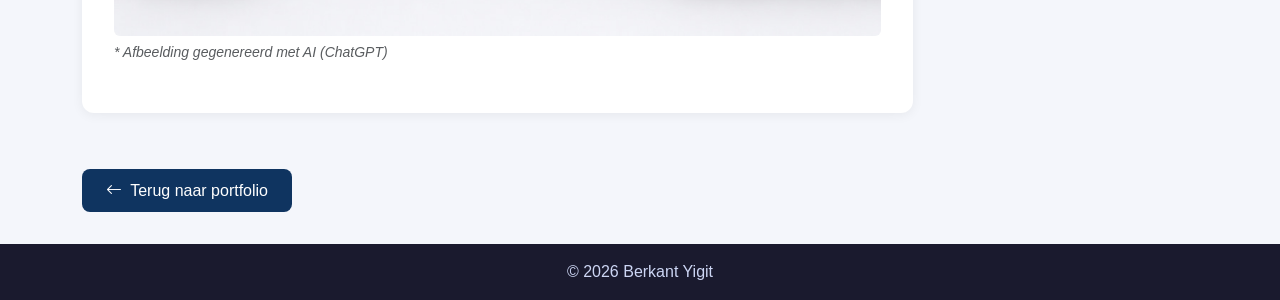
<file: project-3.html>
<!DOCTYPE html>
<html lang="nl">
<head>
  <meta charset="UTF-8">
  <meta name="viewport" content="width=device-width, initial-scale=1.0">
  <title>Network Mapper Lite — Project</title>
  <link rel="icon" href="./assets/images/logo.png" type="image/png">
  <!-- resetten van browsers -->
  <link rel="stylesheet" href="./css/reset.css">
  <!-- Bootstrap CSS -->
  <link href="https://cdn.jsdelivr.net/npm/bootstrap@5.3.3/dist/css/bootstrap.min.css" rel="stylesheet"
    integrity="sha384-QWTKZyjpPEjISv5WaRU9OFeRpok6YctnYmDr5pNlyT2bRjXh0JMhjY6hW+ALEwIH" crossorigin="anonymous">
  <!-- Bootstrap CSS icons -->
  <link rel="stylesheet" href="https://cdn.jsdelivr.net/npm/bootstrap-icons@1.11.3/font/bootstrap-icons.min.css">
  <!-- JavaScript: Bootstrap Bundle with Popper -->
  <script src="https://cdn.jsdelivr.net/npm/bootstrap@5.3.3/dist/js/bootstrap.bundle.min.js"
    integrity="sha384-YvpcrYf0tY3lHB60NNkmXc5s9fDVZLESaAA55NDzOxhy9GkcIdslK1eN7N6jIeHz" crossorigin="anonymous" defer>
  </script>
  <!-- eigen geschreven css -->
  <link rel="stylesheet" href="./css/style.css">
</head>

<body>

<!-- HEADER -->
<header class="p-3">
    <div class="container d-flex justify-content-between align-items-center">
        <a href="index.html">
            <img src="./assets/images/logo.png" class="logo" alt="Logo van mijn portfolio, AI gegenereerde afbeelding">
        </a>
        <nav>
            <a href="index.html" class="mx-2">Home</a>
            <a href="portfolio.html" class="mx-2">Portfolio</a>
            <a href="contact.html" class="mx-2">Contact</a>
        </nav>
    </div>
</header>

<div class="container my-4">
    <div class="row g-4">

        <!-- MAIN -->
        <main class="col-md-9">

            <!-- HERO -->
            <section class="hero">
                <h1>Network Mapper Lite</h1>
                <p>App-ontwikkeling</p>
            </section>

            <!-- PROJECT DETAIL -->
            <article class="over-mij">

                <h2>Over dit project</h2>
                <p>Voor dit groepsproject kregen we de opdracht om een app te ontwikkelen die een hedendaags probleem oplost en deze te presenteren voor de klas. Als groep kozen we voor <strong>Network Mapper Lite</strong>, een app die het volledige netwerk scant en alle verbonden apparaten overzichtelijk in kaart brengt.</p>

                <h2 class="mt-4">Wat doet de app?</h2>
                <p>Network Mapper Lite biedt een volledig overzicht van elk apparaat dat verbonden is met je netwerk. De belangrijkste functies zijn:</p>
                <ul class="mt-2">
                    <li><i class="bi bi-wifi me-2"></i>Automatisch scannen van het volledige netwerk</li>
                    <li><i class="bi bi-display me-2"></i>Weergave van alle verbonden apparaten met hun IP-adres</li>
                    <li><i class="bi bi-bell me-2"></i>Waarschuwingen en alerts bij onbekende of verdachte toestellen</li>
                    <li><i class="bi bi-geo-alt me-2"></i>Weergave van de locatie of herkomst van apparaten</li>
                    <li><i class="bi bi-diagram-3 me-2"></i>Visuele netwerkkaart met alle verbindingen</li>
                </ul>

                <h2 class="mt-4">Waarom Network Mapper Lite?</h2>
                <p>In een wereld waar steeds meer apparaten verbonden zijn met het internet, is netwerkoverzicht en -beveiliging belangrijker dan ooit. Veel gebruikers weten niet welke toestellen er op hun netwerk zitten. Network Mapper Lite lost dit op door alles overzichtelijk en begrijpelijk weer te geven, ook voor mensen zonder technische achtergrond.</p>

                <h2 class="mt-4">Schermafbeelding</h2>
                <img src="./assets/images/networkmapperlite.jpg" class="img-fluid rounded mt-3" alt="Network Mapper Lite dashboard op laptop, tablet en smartphone, AI gegenereerde afbeelding">
                <p class="text-muted small mt-1"><em>* Afbeelding gegenereerd met AI (ChatGPT)</em></p>
            </article>

            <!-- TERUG KNOP -->
            <a href="portfolio.html" class="btn btn-verstuur mt-4">
                <i class="bi bi-arrow-left me-1"></i> Terug naar portfolio
            </a>

        </main>

        <!-- ASIDE -->
        <aside class="col-md-3">
            <div class="d-flex flex-column align-items-center text-center w-100">
                <img 
                    src="./assets/images/foto.jpg" 
                    class="rounded-circle border border-3 shadow mb-3"
                    style="width: 160px; height: 160px; object-fit: cover;"
                    alt="Foto van Berkant Yigit"
                >
                <h2 class="fs-5 fw-bold mb-1">Berkant Yigit</h2>
                <span class="opleiding">Student Systeem- en Netwerkbeheer</span>
                <p class="text-muted small mt-2">AP Hogeschool</p>
            </div>

            <!-- PROJECT INFO -->
            <div class="contact-info mt-4">
                <h2 class="fs-6 fw-bold mb-3">Projectinfo</h2>
                <p><i class="bi bi-calendar me-2"></i><strong>Jaar:</strong> 2026</p>
                <p class="mt-2"><i class="bi bi-book me-2"></i><strong>Vak:</strong> Projectvaardigheden</p>
                <p class="mt-2"><i class="bi bi-people me-2"></i><strong>Type:</strong> Groepsproject</p>
                <p class="mt-2"><i class="bi bi-building me-2"></i><strong>School:</strong> AP Hogeschool</p>
            </div>
        </aside>

    </div>
</div>

<!-- FOOTER -->
<footer class="text-center p-3">
    <p class="mb-0">&copy; 2026 Berkant Yigit</p>
</footer>

</body>
</html>
</file>
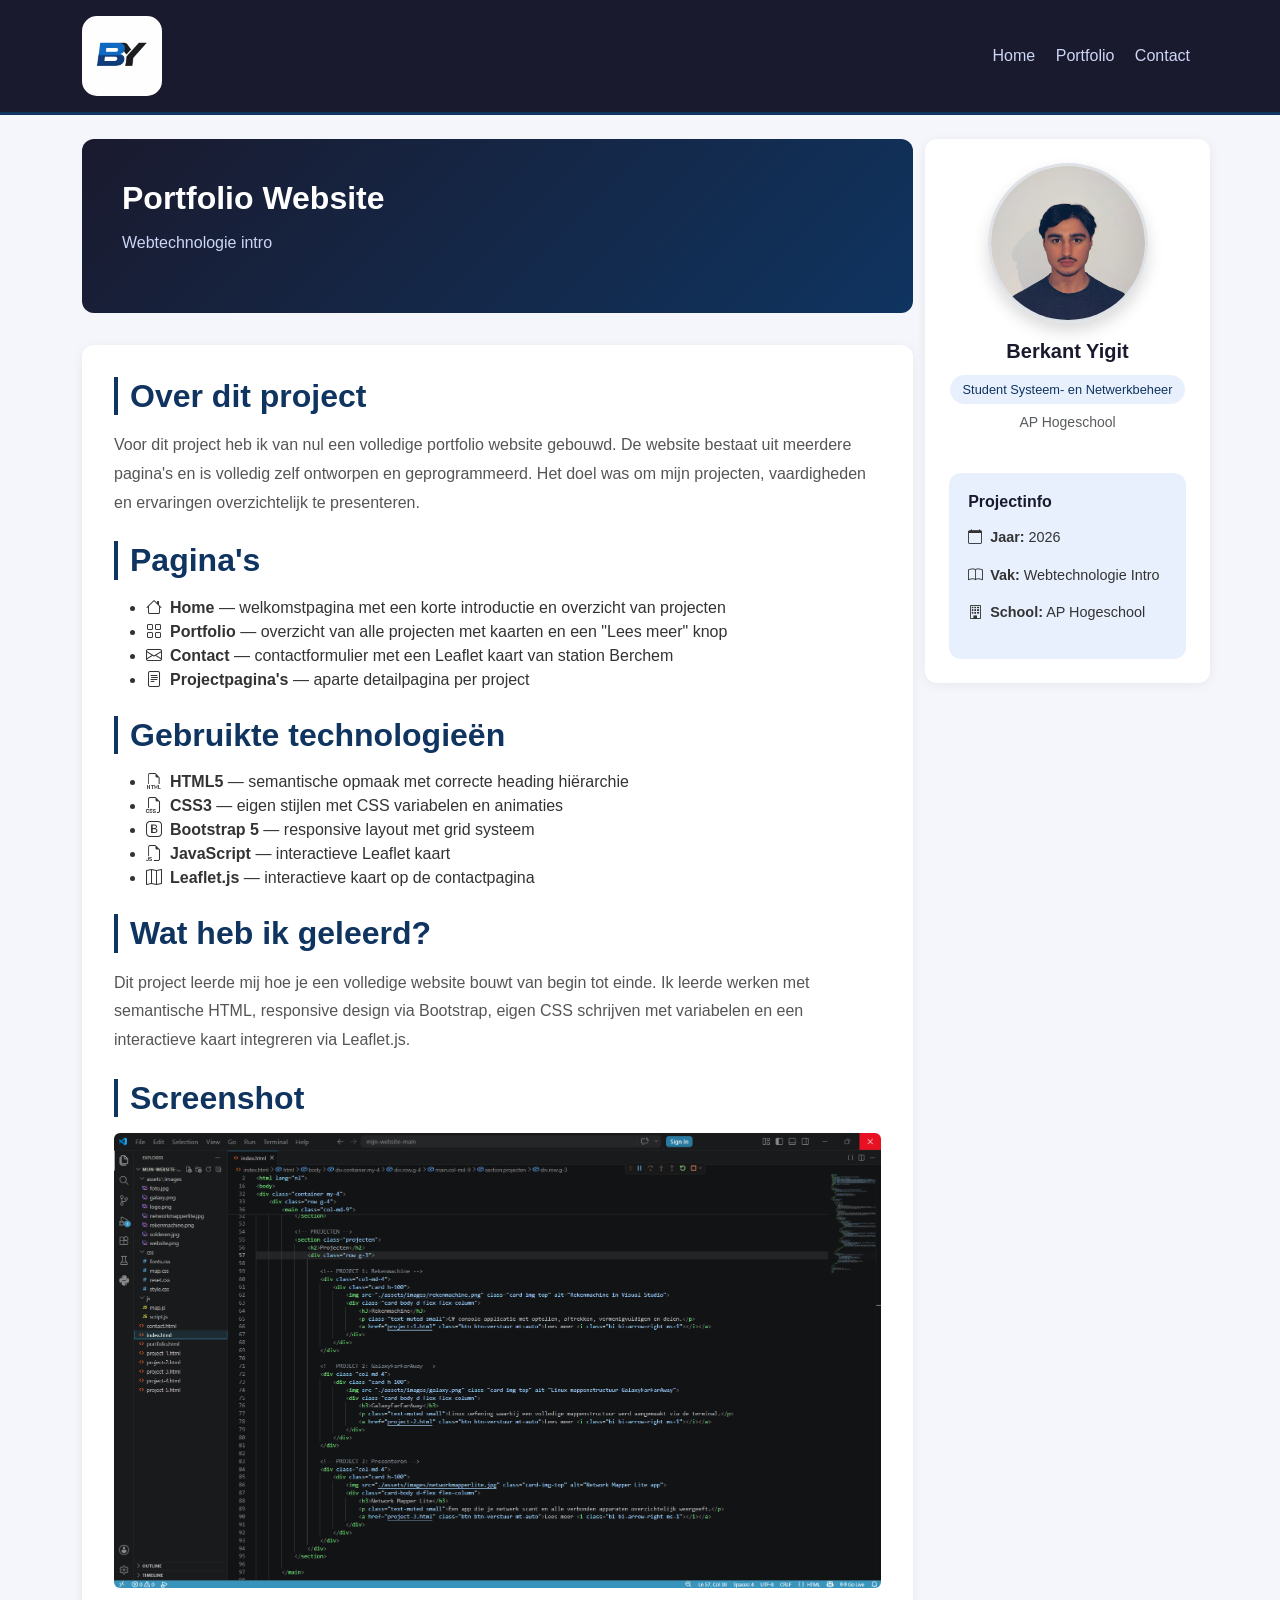
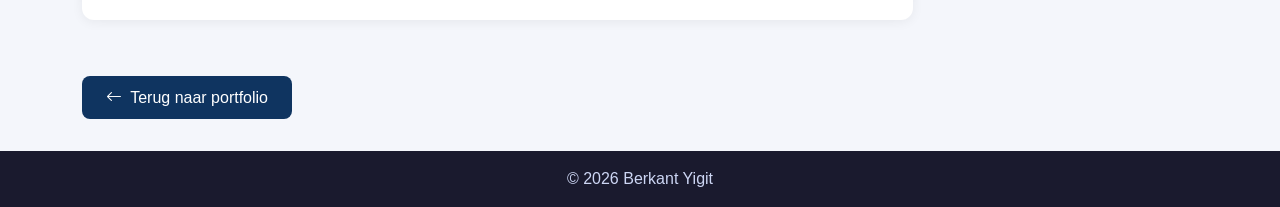
<file: project-4.html>
<!DOCTYPE html>
<html lang="nl">
<head>
  <meta charset="UTF-8">
  <meta name="viewport" content="width=device-width, initial-scale=1.0">
  <title>Portfolio Website — Project</title>
  <link rel="icon" href="./assets/images/logo.png" type="image/png">
  <!-- resetten van browsers -->
  <link rel="stylesheet" href="./css/reset.css">
  <!-- Bootstrap CSS -->
  <link href="https://cdn.jsdelivr.net/npm/bootstrap@5.3.3/dist/css/bootstrap.min.css" rel="stylesheet"
    integrity="sha384-QWTKZyjpPEjISv5WaRU9OFeRpok6YctnYmDr5pNlyT2bRjXh0JMhjY6hW+ALEwIH" crossorigin="anonymous">
  <!-- Bootstrap CSS icons -->
  <link rel="stylesheet" href="https://cdn.jsdelivr.net/npm/bootstrap-icons@1.11.3/font/bootstrap-icons.min.css">
  <!-- JavaScript: Bootstrap Bundle with Popper -->
  <script src="https://cdn.jsdelivr.net/npm/bootstrap@5.3.3/dist/js/bootstrap.bundle.min.js"
    integrity="sha384-YvpcrYf0tY3lHB60NNkmXc5s9fDVZLESaAA55NDzOxhy9GkcIdslK1eN7N6jIeHz" crossorigin="anonymous" defer>
  </script>
  <!-- eigen geschreven css -->
  <link rel="stylesheet" href="./css/style.css">
</head>

<body>

<!-- HEADER -->
<header class="p-3">
    <div class="container d-flex justify-content-between align-items-center">
        <a href="index.html">
            <img src="./assets/images/logo.png" class="logo" alt="Logo van mijn portfolio, AI gegenereerde afbeelding">
        </a>
        <nav>
            <a href="index.html" class="mx-2">Home</a>
            <a href="portfolio.html" class="mx-2">Portfolio</a>
            <a href="contact.html" class="mx-2">Contact</a>
        </nav>
    </div>
</header>

<div class="container my-4">
    <div class="row g-4">

        <!-- MAIN -->
        <main class="col-md-9">

            <!-- HERO -->
            <section class="hero">
                <h1>Portfolio Website</h1>
                <p>Webtechnologie intro</p>
            </section>

            <!-- PROJECT DETAIL -->
            <article class="over-mij">

                <h2>Over dit project</h2>
                <p>Voor dit project heb ik van nul een volledige portfolio website gebouwd. De website bestaat uit meerdere pagina's en is volledig zelf ontworpen en geprogrammeerd. Het doel was om mijn projecten, vaardigheden en ervaringen overzichtelijk te presenteren.</p>

                <h2 class="mt-4">Pagina's</h2>
                <ul class="mt-2">
                    <li><i class="bi bi-house me-2"></i><strong>Home</strong> — welkomstpagina met een korte introductie en overzicht van projecten</li>
                    <li><i class="bi bi-grid me-2"></i><strong>Portfolio</strong> — overzicht van alle projecten met kaarten en een "Lees meer" knop</li>
                    <li><i class="bi bi-envelope me-2"></i><strong>Contact</strong> — contactformulier met een Leaflet kaart van station Berchem</li>
                    <li><i class="bi bi-file-text me-2"></i><strong>Projectpagina's</strong> — aparte detailpagina per project</li>
                </ul>

                <h2 class="mt-4">Gebruikte technologieën</h2>
                <ul class="mt-2">
                    <li><i class="bi bi-filetype-html me-2"></i><strong>HTML5</strong> — semantische opmaak met correcte heading hiërarchie</li>
                    <li><i class="bi bi-filetype-css me-2"></i><strong>CSS3</strong> — eigen stijlen met CSS variabelen en animaties</li>
                    <li><i class="bi bi-bootstrap me-2"></i><strong>Bootstrap 5</strong> — responsive layout met grid systeem</li>
                    <li><i class="bi bi-filetype-js me-2"></i><strong>JavaScript</strong> — interactieve Leaflet kaart</li>
                    <li><i class="bi bi-map me-2"></i><strong>Leaflet.js</strong> — interactieve kaart op de contactpagina</li>
                </ul>

                <h2 class="mt-4">Wat heb ik geleerd?</h2>
                <p>Dit project leerde mij hoe je een volledige website bouwt van begin tot einde. Ik leerde werken met semantische HTML, responsive design via Bootstrap, eigen CSS schrijven met variabelen en een interactieve kaart integreren via Leaflet.js.</p>

                <h2 class="mt-4">Screenshot</h2>
                <img src="./assets/images/website.png" class="img-fluid rounded mt-3" alt="Screenshot van mijn portfolio website">

            </article>

            <!-- TERUG KNOP -->
            <a href="portfolio.html" class="btn btn-verstuur mt-4">
                <i class="bi bi-arrow-left me-1"></i> Terug naar portfolio
            </a>

        </main>

        <!-- ASIDE -->
        <aside class="col-md-3">
            <div class="d-flex flex-column align-items-center text-center w-100">
                <img 
                    src="./assets/images/foto.jpg" 
                    class="rounded-circle border border-3 shadow mb-3"
                    style="width: 160px; height: 160px; object-fit: cover;"
                    alt="Foto van Berkant Yigit"
                >
                <h2 class="fs-5 fw-bold mb-1">Berkant Yigit</h2>
                <span class="opleiding">Student Systeem- en Netwerkbeheer</span>
                <p class="text-muted small mt-2">AP Hogeschool</p>
            </div>

            <!-- PROJECT INFO -->
            <div class="contact-info mt-4">
                <h2 class="fs-6 fw-bold mb-3">Projectinfo</h2>
                <p><i class="bi bi-calendar me-2"></i><strong>Jaar:</strong> 2026</p>
                <p class="mt-2"><i class="bi bi-book me-2"></i><strong>Vak:</strong> Webtechnologie Intro</p>
                <p class="mt-2"><i class="bi bi-building me-2"></i><strong>School:</strong> AP Hogeschool</p>
            </div>
        </aside>

    </div>
</div>

<!-- FOOTER -->
<footer class="text-center p-3">
    <p class="mb-0">&copy; 2026 Berkant Yigit</p>
</footer>

</body>
</html>
</file>
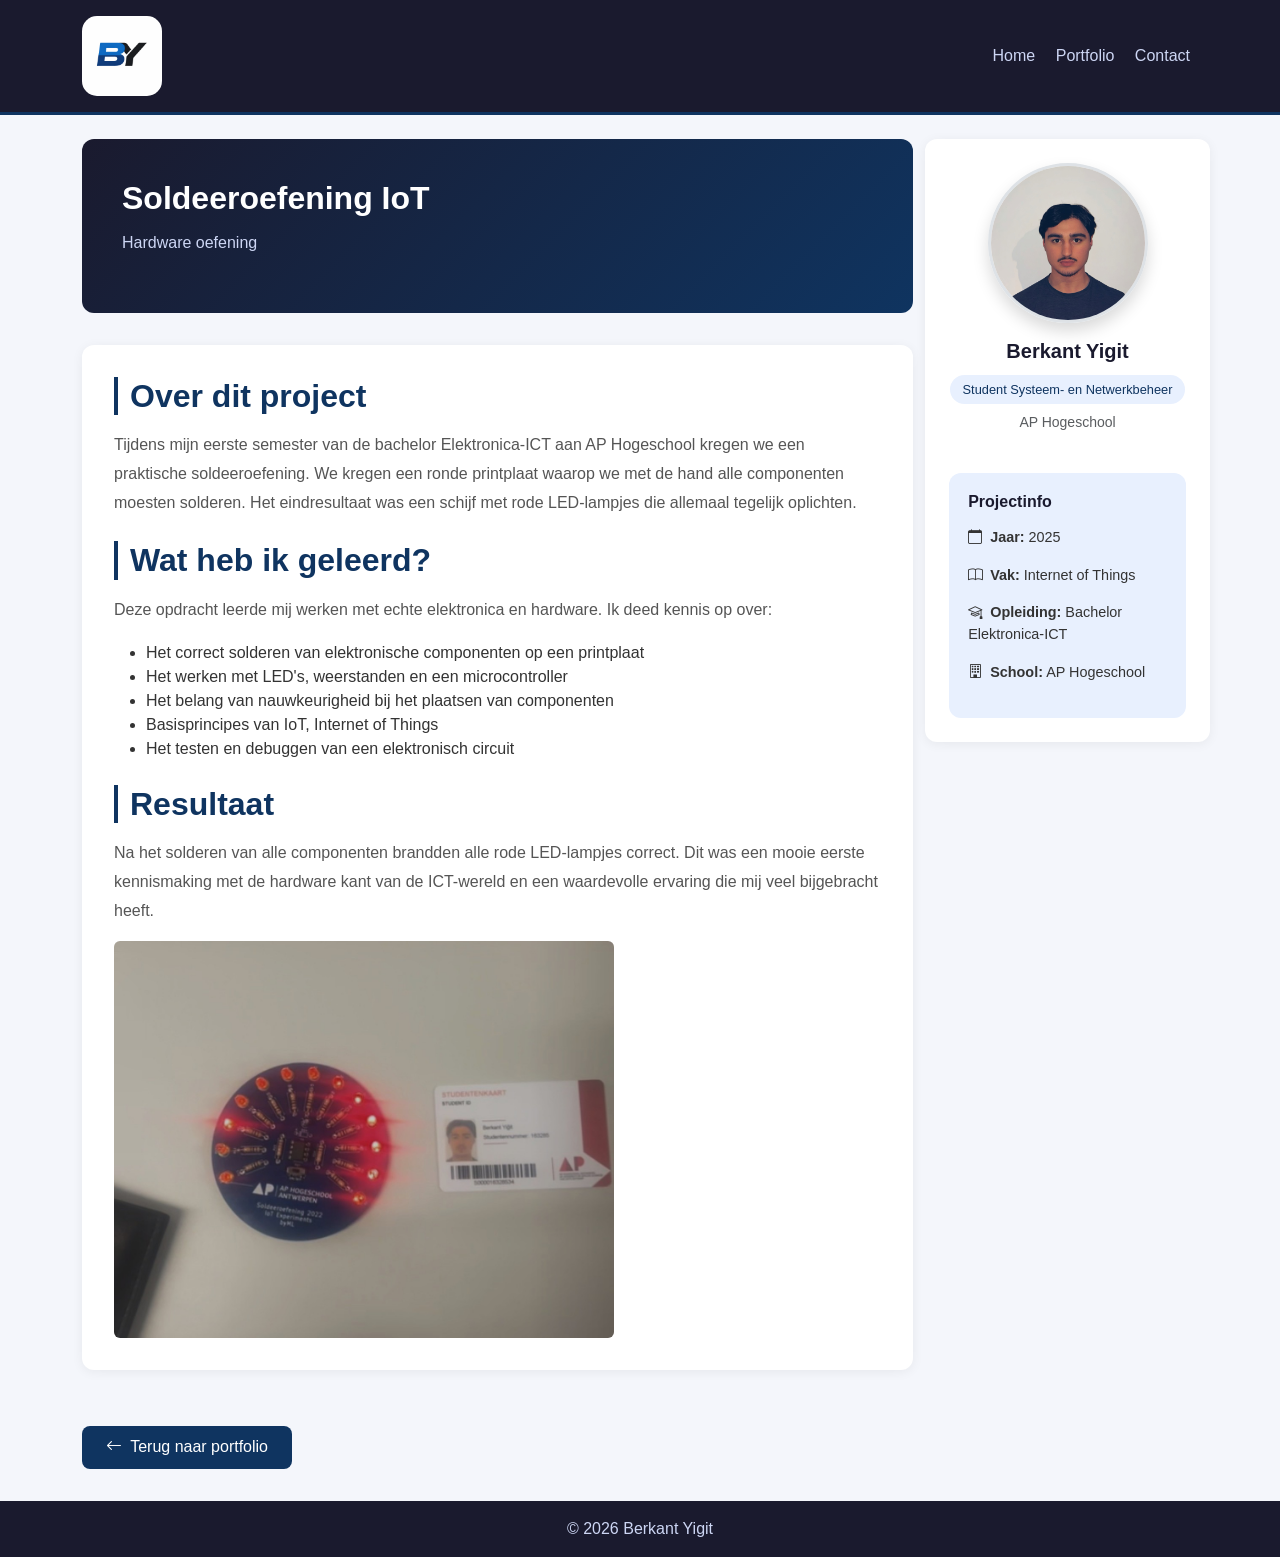
<file: project-5.html>
<!DOCTYPE html>
<html lang="nl">
<head>
  <meta charset="UTF-8">
  <meta name="viewport" content="width=device-width, initial-scale=1.0">
  <title>Soldeeroefening — Project</title>
  <link rel="icon" href="./assets/images/logo.png" type="image/png">
  <!-- resetten van browsers -->
  <link rel="stylesheet" href="./css/reset.css">
  <!-- Bootstrap CSS -->
  <link href="https://cdn.jsdelivr.net/npm/bootstrap@5.3.3/dist/css/bootstrap.min.css" rel="stylesheet"
    integrity="sha384-QWTKZyjpPEjISv5WaRU9OFeRpok6YctnYmDr5pNlyT2bRjXh0JMhjY6hW+ALEwIH" crossorigin="anonymous">
  <!-- Bootstrap CSS icons -->
  <link rel="stylesheet" href="https://cdn.jsdelivr.net/npm/bootstrap-icons@1.11.3/font/bootstrap-icons.min.css">
  <!-- JavaScript: Bootstrap Bundle with Popper -->
  <script src="https://cdn.jsdelivr.net/npm/bootstrap@5.3.3/dist/js/bootstrap.bundle.min.js"
    integrity="sha384-YvpcrYf0tY3lHB60NNkmXc5s9fDVZLESaAA55NDzOxhy9GkcIdslK1eN7N6jIeHz" crossorigin="anonymous" defer>
  </script>
  <!-- eigen geschreven css -->
  <link rel="stylesheet" href="./css/style.css">
</head>

<body>

<!-- HEADER -->
<header class="p-3">
    <div class="container d-flex justify-content-between align-items-center">
        <a href="index.html">
            <img src="./assets/images/logo.png" class="logo" alt="Logo van mijn portfolio, AI gegenereerde afbeelding">
        </a>
        <nav>
            <a href="index.html" class="mx-2">Home</a>
            <a href="portfolio.html" class="mx-2">Portfolio</a>
            <a href="contact.html" class="mx-2">Contact</a>
        </nav>
    </div>
</header>

<div class="container my-4">
    <div class="row g-4">

        <!-- MAIN -->
        <main class="col-md-9">

            <!-- HERO -->
            <section class="hero">
                <h1>Soldeeroefening IoT</h1>
                <p>Hardware oefening</p>
            </section>

            <!-- PROJECT DETAIL -->
            <article class="over-mij">

                <h2>Over dit project</h2>
                <p>Tijdens mijn eerste semester van de bachelor Elektronica-ICT aan AP Hogeschool kregen we een praktische soldeeroefening. We kregen een ronde printplaat waarop we met de hand alle componenten moesten solderen. Het eindresultaat was een schijf met rode LED-lampjes die allemaal tegelijk oplichten.</p>

                <h2 class="mt-4">Wat heb ik geleerd?</h2>
                <p>Deze opdracht leerde mij werken met echte elektronica en hardware. Ik deed kennis op over:</p>
                <ul class="mt-2">
                    <li>Het correct solderen van elektronische componenten op een printplaat</li>
                    <li>Het werken met LED's, weerstanden en een microcontroller</li>
                    <li>Het belang van nauwkeurigheid bij het plaatsen van componenten</li>
                    <li>Basisprincipes van IoT, Internet of Things</li>
                    <li>Het testen en debuggen van een elektronisch circuit</li>
                </ul>

                <h2 class="mt-4">Resultaat</h2>
                <p>Na het solderen van alle componenten brandden alle rode LED-lampjes correct. Dit was een mooie eerste kennismaking met de hardware kant van de ICT-wereld en een waardevolle ervaring die mij veel bijgebracht heeft.</p>

               <img src="./assets/images/solderen.jpg" class="img-fluid rounded mt-3" style="max-width: 500px; width: 100%;" alt="Soldeeróefening IoT met rode LED-lampjes van AP Hogeschool">

            </article>

            <!-- TERUG KNOP -->
            <a href="portfolio.html" class="btn btn-verstuur mt-4">
                <i class="bi bi-arrow-left me-1"></i> Terug naar portfolio
            </a>

        </main>

        <!-- ASIDE -->
        <aside class="col-md-3">
            <div class="d-flex flex-column align-items-center text-center w-100">
                <img 
                    src="./assets/images/foto.jpg" 
                    class="rounded-circle border border-3 shadow mb-3"
                    style="width: 160px; height: 160px; object-fit: cover;"
                    alt="Foto van Berkant Yigit"
                >
                <h2 class="fs-5 fw-bold mb-1">Berkant Yigit</h2>
                <span class="opleiding">Student Systeem- en Netwerkbeheer</span>
                <p class="text-muted small mt-2">AP Hogeschool</p>
            </div>

            <!-- PROJECT INFO -->
            <div class="contact-info mt-4">
                <h2 class="fs-6 fw-bold mb-3">Projectinfo</h2>
                <p><i class="bi bi-calendar me-2"></i><strong>Jaar:</strong> 2025</p>
                <p class="mt-2"><i class="bi bi-book me-2"></i><strong>Vak:</strong> Internet of Things</p>
                <p class="mt-2"><i class="bi bi-mortarboard me-2"></i><strong>Opleiding:</strong> Bachelor Elektronica-ICT</p>
                <p class="mt-2"><i class="bi bi-building me-2"></i><strong>School:</strong> AP Hogeschool</p>
            </div>
        </aside>

    </div>
</div>

<!-- FOOTER -->
<footer class="text-center p-3">
    <p class="mb-0">&copy; 2026 Berkant Yigit</p>
</footer>

</body>
</html>
</file>
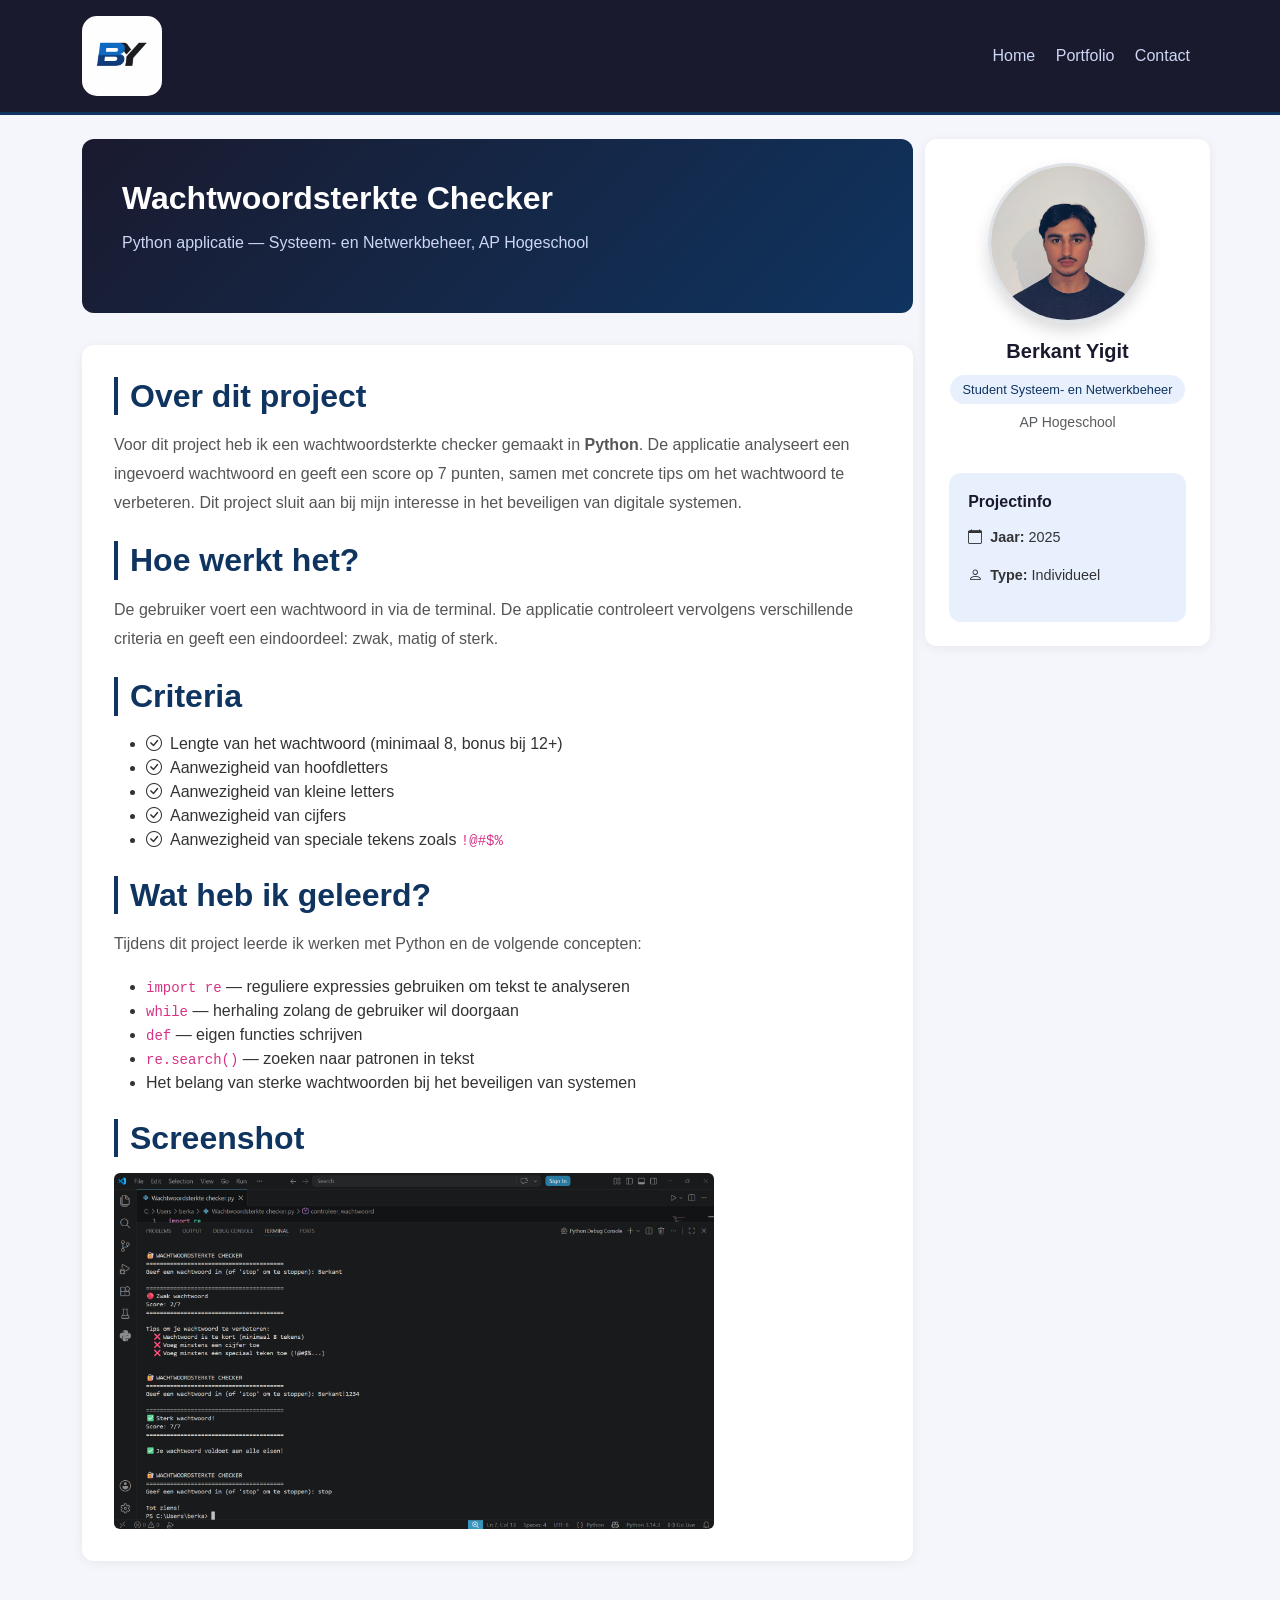
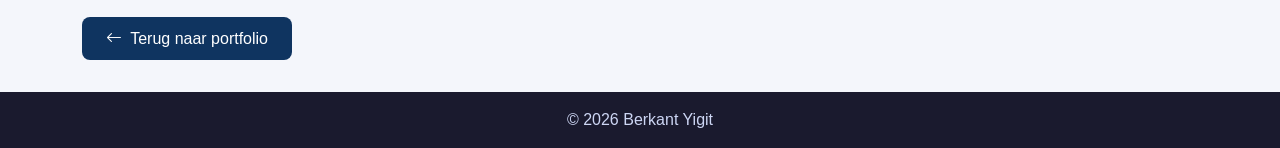
<file: project-6.html>
<!DOCTYPE html>
<html lang="nl">
<head>
  <meta charset="UTF-8">
  <meta name="viewport" content="width=device-width, initial-scale=1.0">
  <title>Wachtwoordsterkte Checker — Project</title>
  <link rel="icon" href="./assets/images/logo.png" type="image/png">
  <!-- resetten van browsers -->
  <link rel="stylesheet" href="./css/reset.css">
  <!-- Bootstrap CSS -->
  <link href="https://cdn.jsdelivr.net/npm/bootstrap@5.3.3/dist/css/bootstrap.min.css" rel="stylesheet"
    integrity="sha384-QWTKZyjpPEjISv5WaRU9OFeRpok6YctnYmDr5pNlyT2bRjXh0JMhjY6hW+ALEwIH" crossorigin="anonymous">
  <!-- Bootstrap CSS icons -->
  <link rel="stylesheet" href="https://cdn.jsdelivr.net/npm/bootstrap-icons@1.11.3/font/bootstrap-icons.min.css">
  <!-- JavaScript: Bootstrap Bundle with Popper -->
  <script src="https://cdn.jsdelivr.net/npm/bootstrap@5.3.3/dist/js/bootstrap.bundle.min.js"
    integrity="sha384-YvpcrYf0tY3lHB60NNkmXc5s9fDVZLESaAA55NDzOxhy9GkcIdslK1eN7N6jIeHz" crossorigin="anonymous" defer>
  </script>
  <!-- eigen geschreven css -->
  <link rel="stylesheet" href="./css/style.css">
</head>

<body>

<!-- HEADER -->
<header class="p-3">
    <div class="container d-flex justify-content-between align-items-center">
        <a href="index.html">
            <img src="./assets/images/logo.png" class="logo" alt="Logo van mijn portfolio, AI gegenereerde afbeelding">
        </a>
        <nav>
            <a href="index.html" class="mx-2">Home</a>
            <a href="portfolio.html" class="mx-2">Portfolio</a>
            <a href="contact.html" class="mx-2">Contact</a>
        </nav>
    </div>
</header>

<div class="container my-4">
    <div class="row g-4">

        <!-- MAIN -->
        <main class="col-md-9">

            <!-- HERO -->
            <section class="hero">
                <h1>Wachtwoordsterkte Checker</h1>
                <p>Python applicatie — Systeem- en Netwerkbeheer, AP Hogeschool</p>
            </section>

            <!-- PROJECT DETAIL -->
            <article class="over-mij">

                <h2>Over dit project</h2>
                <p>Voor dit project heb ik een wachtwoordsterkte checker gemaakt in <strong>Python</strong>. De applicatie analyseert een ingevoerd wachtwoord en geeft een score op 7 punten, samen met concrete tips om het wachtwoord te verbeteren. Dit project sluit aan bij mijn interesse in het beveiligen van digitale systemen.</p>

                <h2 class="mt-4">Hoe werkt het?</h2>
                <p>De gebruiker voert een wachtwoord in via de terminal. De applicatie controleert vervolgens verschillende criteria en geeft een eindoordeel: zwak, matig of sterk.</p>

                <h2 class="mt-4">Criteria</h2>
                <ul class="mt-2">
                    <li><i class="bi bi-check-circle me-2"></i>Lengte van het wachtwoord (minimaal 8, bonus bij 12+)</li>
                    <li><i class="bi bi-check-circle me-2"></i>Aanwezigheid van hoofdletters</li>
                    <li><i class="bi bi-check-circle me-2"></i>Aanwezigheid van kleine letters</li>
                    <li><i class="bi bi-check-circle me-2"></i>Aanwezigheid van cijfers</li>
                    <li><i class="bi bi-check-circle me-2"></i>Aanwezigheid van speciale tekens zoals <code>!@#$%</code></li>
                </ul>

                <h2 class="mt-4">Wat heb ik geleerd?</h2>
                <p>Tijdens dit project leerde ik werken met Python en de volgende concepten:</p>
                <ul class="mt-2">
                    <li><code>import re</code> — reguliere expressies gebruiken om tekst te analyseren</li>
                    <li><code>while</code> — herhaling zolang de gebruiker wil doorgaan</li>
                    <li><code>def</code> — eigen functies schrijven</li>
                    <li><code>re.search()</code> — zoeken naar patronen in tekst</li>
                    <li>Het belang van sterke wachtwoorden bij het beveiligen van systemen</li>
                </ul>

                <h2 class="mt-4">Screenshot</h2>
                <img src="./assets/images/phyton-1.png" class="img-fluid rounded mt-3" style="max-width: 600px; width: 100%;" alt="Screenshot van de wachtwoordsterkte checker in de terminal">

            </article>

            <!-- TERUG KNOP -->
            <a href="portfolio.html" class="btn btn-verstuur mt-4">
                <i class="bi bi-arrow-left me-1"></i> Terug naar portfolio
            </a>

        </main>

        <!-- ASIDE -->
        <aside class="col-md-3">
            <div class="d-flex flex-column align-items-center text-center w-100">
                <img 
                    src="./assets/images/foto.jpg" 
                    class="rounded-circle border border-3 shadow mb-3"
                    style="width: 160px; height: 160px; object-fit: cover;"
                    alt="Foto van Berkant Yigit"
                >
                <h2 class="fs-5 fw-bold mb-1">Berkant Yigit</h2>
                <span class="opleiding">Student Systeem- en Netwerkbeheer</span>
                <p class="text-muted small mt-2">AP Hogeschool</p>
            </div>

            <!-- PROJECT INFO -->
            <div class="contact-info mt-4">
                <h2 class="fs-6 fw-bold mb-3">Projectinfo</h2>
                <p><i class="bi bi-calendar me-2"></i><strong>Jaar:</strong> 2025</p>
                <p class="mt-2"><i class="bi bi-person me-2"></i><strong>Type:</strong> Individueel</p>
            </div>
        </aside>

    </div>
</div>

<!-- FOOTER -->
<footer class="text-center p-3">
    <p class="mb-0">&copy; 2026 Berkant Yigit</p>
</footer>

</body>
</html>
</file>
<file: css/style.css>
:root {
  --kleur-donker: #1a1a2e;
  --kleur-accent: #0f3460;
  --kleur-lichtblauw: #e8f0fe;
  --kleur-wit: #ffffff;
  --kleur-tekst: #333333;
}

body {
  background-color: #f4f6fb;
  color: var(--kleur-tekst);
  font-family: 'Segoe UI', sans-serif;
}

.logo {
  width: 80px;
  height: auto;
  border-radius: 15px;
}

header {
  background-color: var(--kleur-donker);
  border-bottom: 3px solid var(--kleur-accent);
}

header nav a {
  color: #cdd6f4;
  text-decoration: none;
  font-weight: 500;
  transition: color 0.2s;
}

header nav a:hover {
  color: var(--kleur-wit);
}

.hero {
  background: linear-gradient(135deg, var(--kleur-donker), var(--kleur-accent));
  color: var(--kleur-wit);
  padding: 2.5rem;
  border-radius: 12px;
  margin-bottom: 2rem;
}

.hero h1 {
  font-size: 2rem;
  font-weight: 700;
  margin-bottom: 0.75rem;
}

.hero p {
  color: #cdd6f4;
  font-size: 1rem;
  line-height: 1.7;
}

.over-mij {
  background-color: var(--kleur-wit);
  border-radius: 12px;
  padding: 2rem;
  margin-bottom: 2rem;
  box-shadow: 0 2px 12px rgba(0, 0, 0, 0.06);
}

.over-mij h2 {
  color: var(--kleur-accent);
  font-weight: 700;
  border-left: 4px solid var(--kleur-accent);
  padding-left: 0.75rem;
  margin-bottom: 1rem;
}

.over-mij p {
  line-height: 1.8;
  color: #555;
}

.vaardigheid-card {
  background-color: var(--kleur-lichtblauw);
  border-radius: 12px;
  color: var(--kleur-accent);
  transition: transform 0.2s, box-shadow 0.2s;
}

.vaardigheid-card:hover {
  transform: translateY(-4px);
  box-shadow: 0 8px 20px rgba(0, 0, 0, 0.1);
}

.vaardigheid-card i {
  display: block;
}

.projecten h2 {
  color: var(--kleur-accent);
  font-weight: 700;
  border-left: 4px solid var(--kleur-accent);
  padding-left: 0.75rem;
  margin-bottom: 1.5rem;
}

.card {
  border: none;
  border-radius: 12px;
  box-shadow: 0 2px 12px rgba(0, 0, 0, 0.08);
  transition: transform 0.2s, box-shadow 0.2s;
  overflow: hidden;
}

.card:hover {
  transform: translateY(-4px);
  box-shadow: 0 8px 20px rgba(0, 0, 0, 0.12);
}

.card h3 {
  font-size: 1rem;
  font-weight: 600;
  color: var(--kleur-accent);
}

.card-img-top {
  height: 200px;
  object-fit: cover;
}

aside {
  background-color: var(--kleur-wit);
  border-radius: 12px;
  box-shadow: 0 2px 12px rgba(0, 0, 0, 0.06);
  padding: 1.5rem !important;
  height: fit-content;
}

aside h2 {
  color: var(--kleur-donker);
}

aside img {
  border-color: var(--kleur-accent) !important;
}

.opleiding {
  background-color: var(--kleur-lichtblauw);
  color: var(--kleur-accent);
  border-radius: 20px;
  padding: 0.3rem 0.8rem;
  font-size: 0.8rem;
  font-weight: 500;
  display: inline-block;
  margin-top: 0.5rem;
}

.btn-verstuur {
  background-color: var(--kleur-accent);
  color: var(--kleur-wit);
  border: none;
  border-radius: 8px;
  padding: 0.6rem 1.5rem;
  font-weight: 500;
  transition: background-color 0.2s;
}

.btn-verstuur:hover {
  background-color: var(--kleur-donker);
  color: var(--kleur-wit);
}

.form-control:focus {
  border-color: var(--kleur-accent);
  box-shadow: 0 0 0 0.2rem rgba(15, 52, 96, 0.2);
}

.contact-info {
  background-color: var(--kleur-lichtblauw);
  border-radius: 12px;
  padding: 1.2rem;
  color: var(--kleur-accent);
}

.contact-info p {
  font-size: 0.9rem;
  color: var(--kleur-tekst);
}

footer {
  background-color: var(--kleur-donker);
  color: #cdd6f4;
  margin-top: 2rem;
}
</file>
